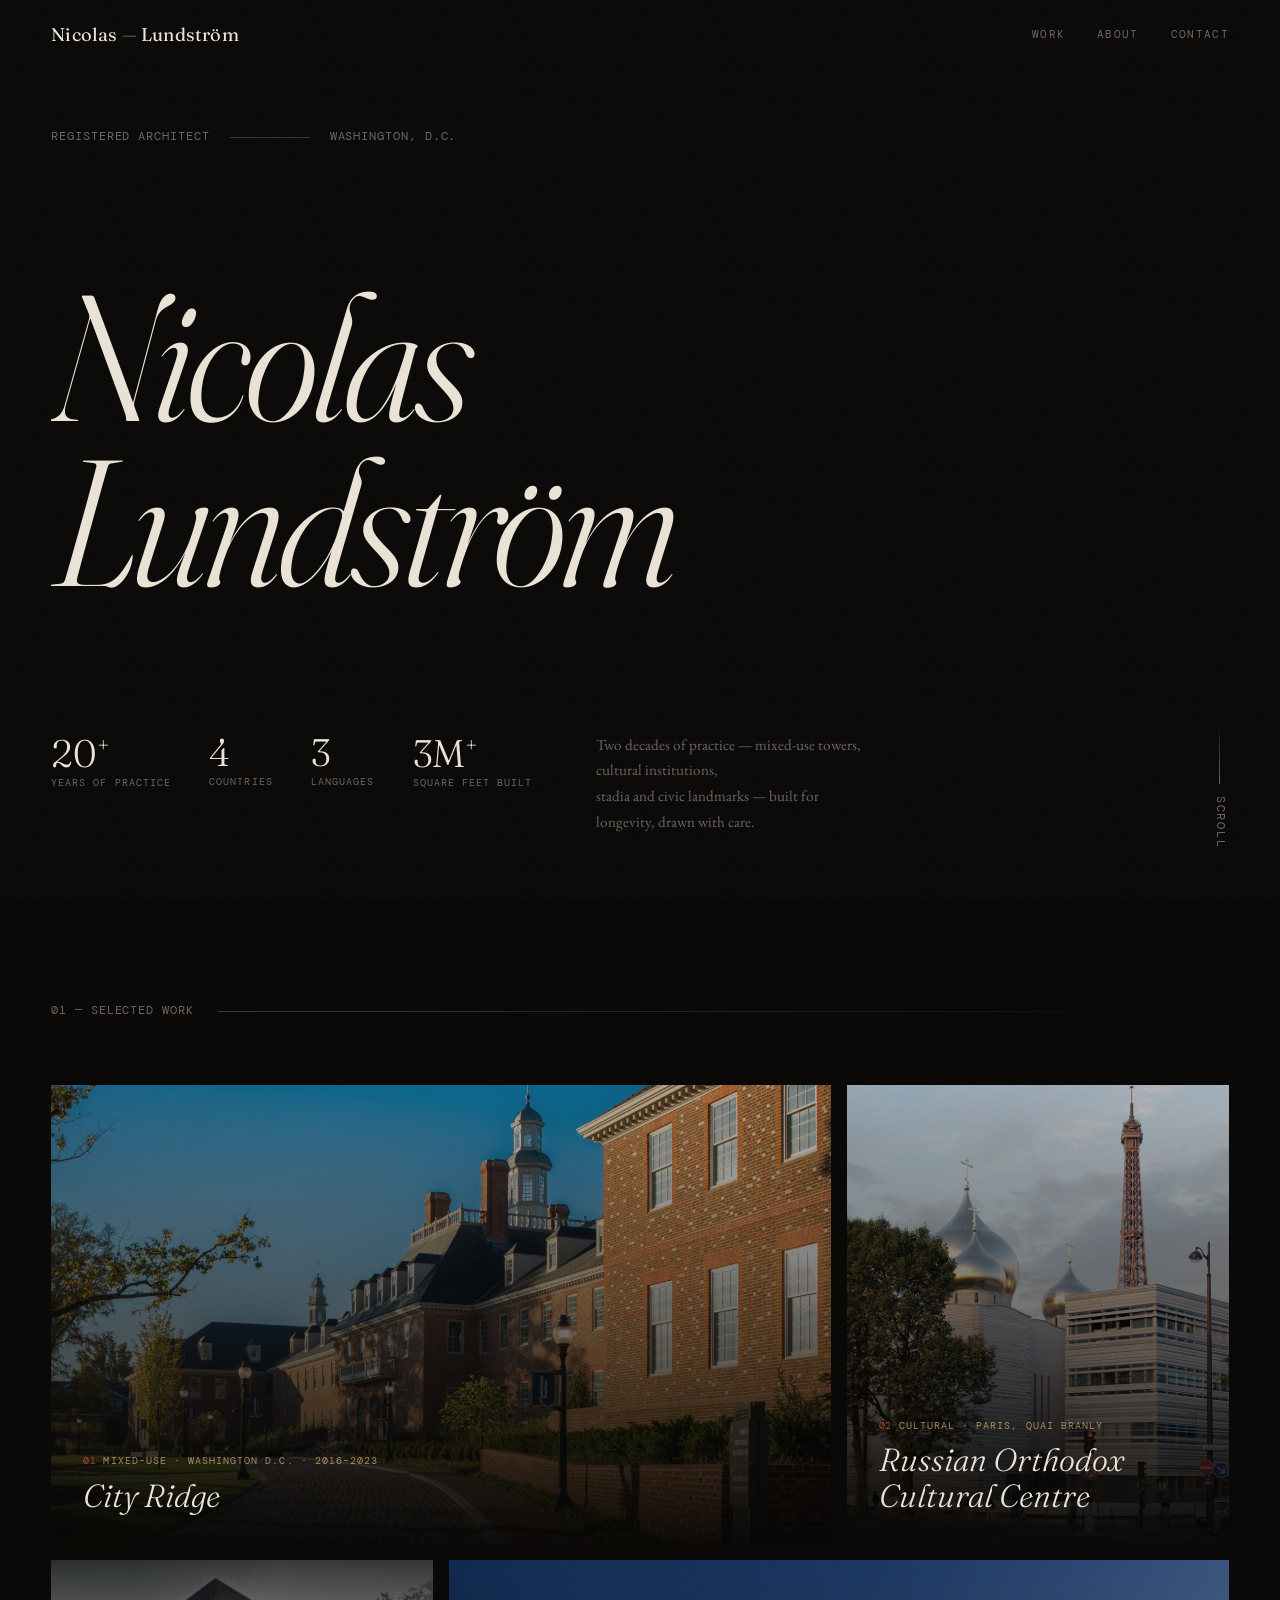
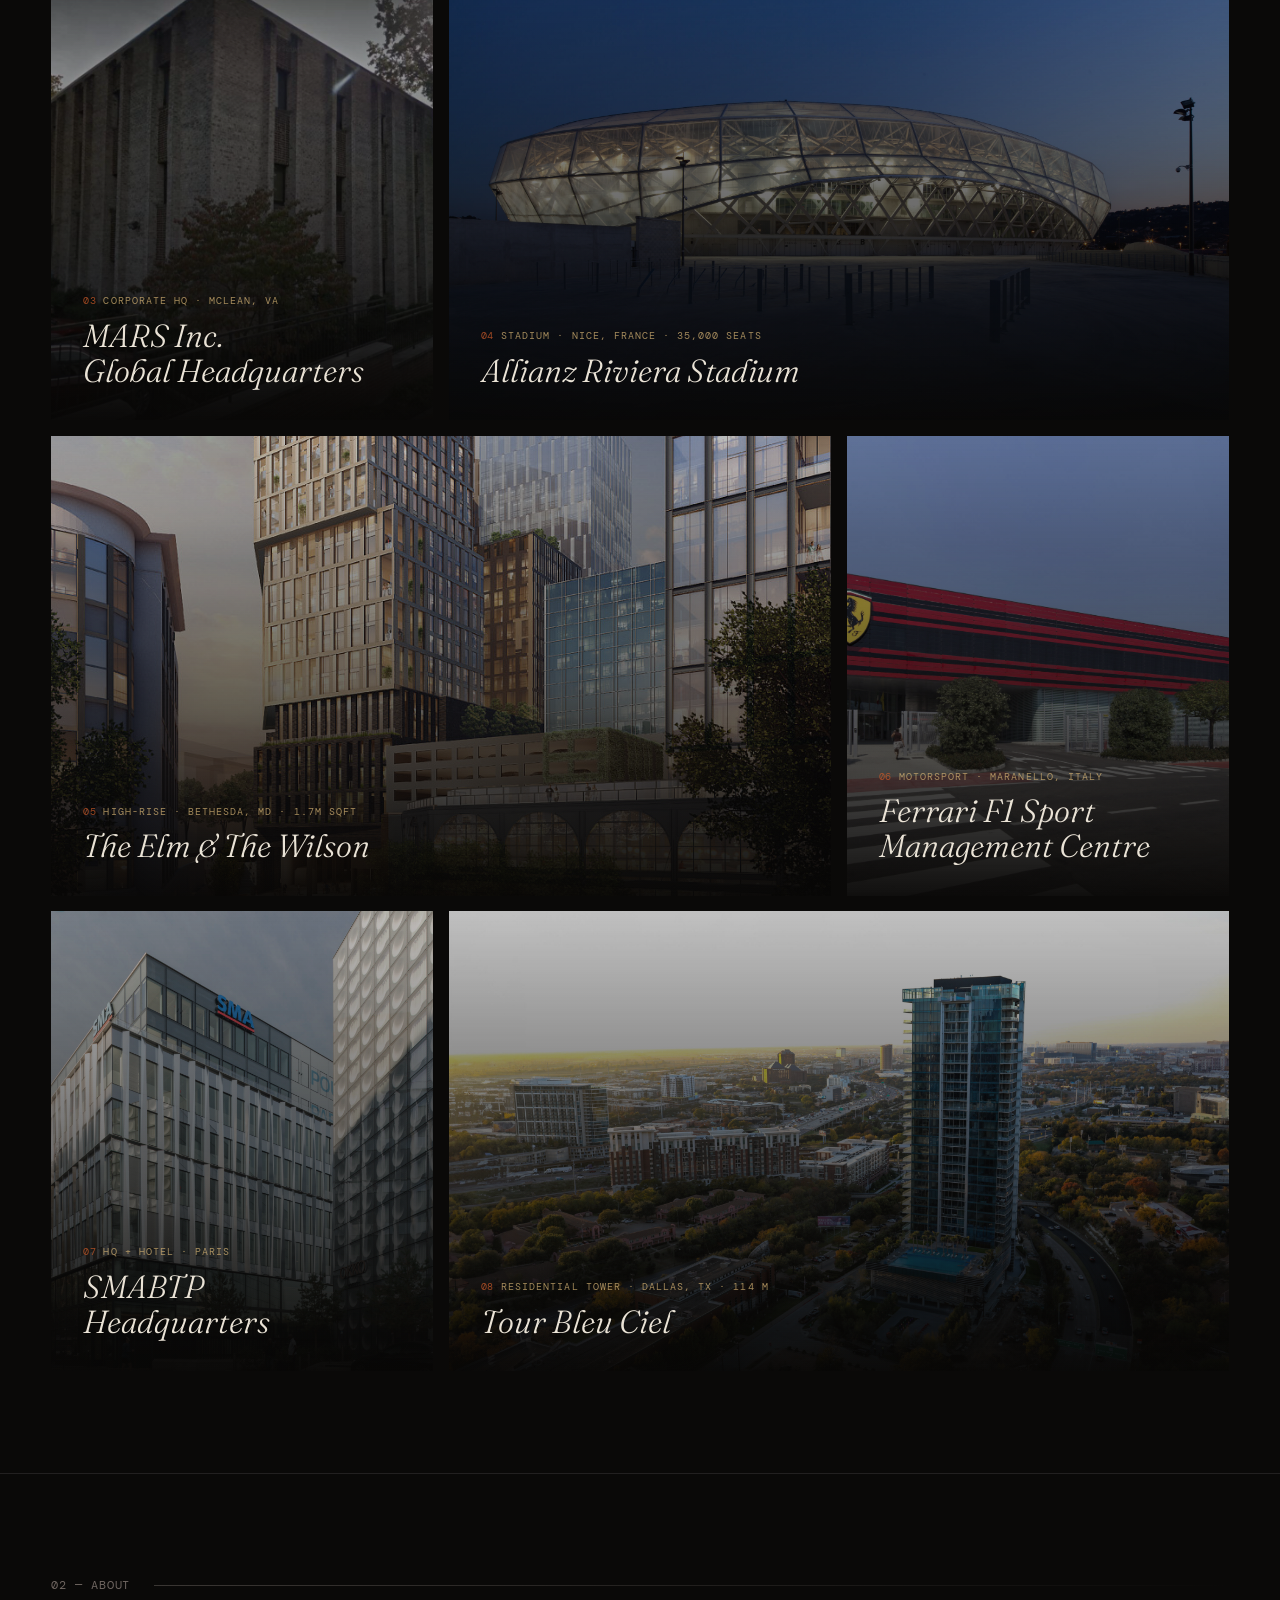
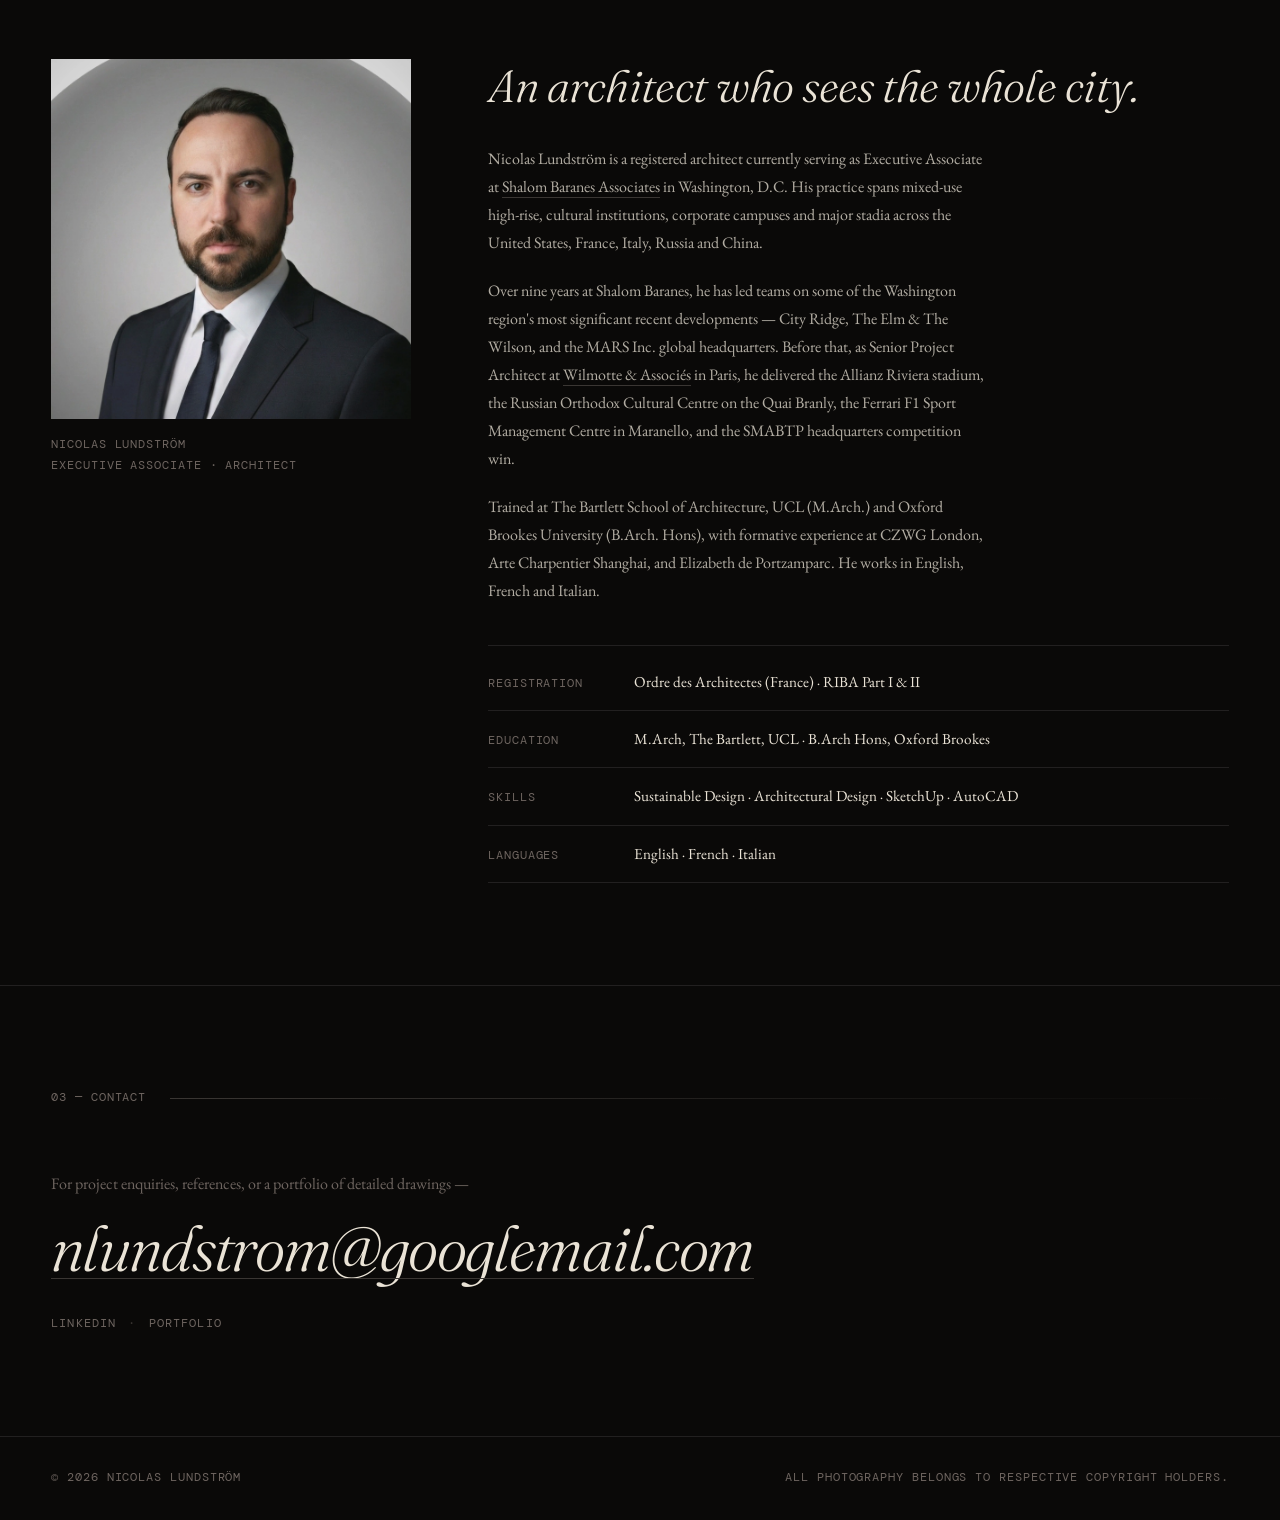
<file: index.html>
<!doctype html>
<html lang="en">
<head>
<meta charset="utf-8" />
<meta name="viewport" content="width=device-width,initial-scale=1" />
<title>Nicolas Lundström — Architect</title>
<meta name="description" content="Nicolas Lundström — Registered Architect. Selected works spanning Washington D.C., Paris, Nice, Maranello and Dallas." />
<link rel="preconnect" href="https://fonts.googleapis.com" />
<link rel="preconnect" href="https://fonts.gstatic.com" crossorigin />
<link href="https://fonts.googleapis.com/css2?family=Fraunces:ital,opsz,wght@0,9..144,300..900;1,9..144,300..900&family=EB+Garamond:ital,wght@0,400;0,500;1,400&family=DM+Mono:wght@300;400&display=swap" rel="stylesheet" />
<link rel="stylesheet" href="css/styles.css" />
</head>
<body>

<div class="grain"></div>

<header class="site-header" id="site-header">
  <a class="brand" href="index.html">Nicolas<span class="brand-sep"> — </span>Lundström</a>
  <nav>
    <a href="#work">Work</a>
    <a href="#about">About</a>
    <a href="#contact">Contact</a>
  </nav>
</header>

<section class="hero">
  <div class="hero-eyebrow">
    <span class="mono">Registered Architect</span>
    <span class="hero-divider"></span>
    <span class="mono">Washington, D.C.</span>
  </div>

  <h1 class="hero-name">
    <span class="line-wrap"><span class="line l1">Nicolas</span></span>
    <span class="line-wrap"><span class="line l2">Lundström</span></span>
  </h1>

  <div class="hero-footer">
    <div class="hero-stats">
      <div class="stat">
        <span class="stat-n">20<sup>+</sup></span>
        <span class="stat-l">Years of practice</span>
      </div>
      <div class="stat">
        <span class="stat-n">4</span>
        <span class="stat-l">Countries</span>
      </div>
      <div class="stat">
        <span class="stat-n">3</span>
        <span class="stat-l">Languages</span>
      </div>
      <div class="stat">
        <span class="stat-n">3M<sup>+</sup></span>
        <span class="stat-l">Square feet built</span>
      </div>
    </div>
    <p class="hero-desc">
      Two decades of practice — mixed-use towers, cultural institutions,<br/>
      stadia and civic landmarks — built for longevity, drawn with care.
    </p>
  </div>

  <a class="scroll-cue" href="#work" aria-label="View work">
    <span class="scroll-line"></span>
    <span class="mono">Scroll</span>
  </a>
</section>

<section id="work" class="work">
  <div class="section-label">
    <span class="mono">01 — Selected Work</span>
    <span class="rule-line"></span>
  </div>

  <div class="project-grid">

    <a class="pcard pcard--wide" href="projects/city-ridge.html" style="--img:url('../images/city-ridge.jpg')">
      <div class="pcard-img"></div>
      <div class="pcard-body">
        <p class="pcard-meta"><span class="mono">01</span> Mixed-Use · Washington D.C. · 2016–2023</p>
        <h3>City Ridge</h3>
        <p class="pcard-desc">1.8M sqft across nine buildings, 690 residences — team lead on three towers at the heart of Wisconsin Avenue's transformation.</p>
      </div>
    </a>

    <a class="pcard" href="projects/orthodox-center.html" style="--img:url('../images/orthodox.jpg')">
      <div class="pcard-img"></div>
      <div class="pcard-body">
        <p class="pcard-meta"><span class="mono">02</span> Cultural · Paris, Quai Branly</p>
        <h3>Russian Orthodox<br/>Cultural Centre</h3>
        <p class="pcard-desc">Cathedral, parish, school and cultural hall on the Seine — envelope and exterior works, concept through construction.</p>
      </div>
    </a>

    <a class="pcard" href="projects/mars-hq.html" style="--img:url('../images/mars-hq.jpg')">
      <div class="pcard-img"></div>
      <div class="pcard-body">
        <p class="pcard-meta"><span class="mono">03</span> Corporate HQ · McLean, VA</p>
        <h3>MARS Inc.<br/>Global Headquarters</h3>
        <p class="pcard-desc">Full SD through CA delivery of a flagship campus for one of the world's largest privately held companies.</p>
      </div>
    </a>

    <a class="pcard pcard--wide pcard--right" href="projects/allianz-riviera.html" style="--img:url('../images/allianz.jpg')">
      <div class="pcard-img"></div>
      <div class="pcard-body">
        <p class="pcard-meta"><span class="mono">04</span> Stadium · Nice, France · 35,000 seats</p>
        <h3>Allianz Riviera Stadium</h3>
        <p class="pcard-desc">Competition winner. Hybrid steel-and-glulam roof with ETFE cladding — full delivery from concept through construction site.</p>
      </div>
    </a>

    <a class="pcard pcard--wide" href="projects/elm-wilson.html" style="--img:url('../images/elm-wilson.jpg')">
      <div class="pcard-img"></div>
      <div class="pcard-body">
        <p class="pcard-meta"><span class="mono">05</span> High-Rise · Bethesda, MD · 1.7M sqft</p>
        <h3>The Elm &amp; The Wilson</h3>
        <p class="pcard-desc">Three 295-ft towers — residential, office and retail — over a shared podium integrated with the Purple Line Bethesda terminus.</p>
      </div>
    </a>

    <a class="pcard" href="projects/ferrari-f1.html" style="--img:url('../images/ferrari.jpg')">
      <div class="pcard-img"></div>
      <div class="pcard-body">
        <p class="pcard-meta"><span class="mono">06</span> Motorsport · Maranello, Italy</p>
        <h3>Ferrari F1 Sport<br/>Management Centre</h3>
        <p class="pcard-desc">A new nerve centre for the Scuderia — race strategy, engineering and hospitality under a precision-detailed envelope.</p>
      </div>
    </a>

    <a class="pcard" href="projects/smabtp.html" style="--img:url('../images/smabtp.jpg')">
      <div class="pcard-img"></div>
      <div class="pcard-body">
        <p class="pcard-meta"><span class="mono">07</span> HQ + Hotel · Paris</p>
        <h3>SMABTP<br/>Headquarters</h3>
        <p class="pcard-desc">Competition-winning HQ and hotel — BREEAM Very Good and LEED Gold, 39,000 m², from concept through permit.</p>
      </div>
    </a>

    <a class="pcard pcard--wide pcard--right" href="projects/tour-bleu-ciel.html" style="--img:url('../images/bleu-ciel.jpg')">
      <div class="pcard-img"></div>
      <div class="pcard-body">
        <p class="pcard-meta"><span class="mono">08</span> Residential Tower · Dallas, TX · 114 m</p>
        <h3>Tour Bleu Ciel</h3>
        <p class="pcard-desc">A 32-storey luxury tower in Harwood Village — 158 apartments draped across 7,500 m² of cascading planted terraces.</p>
      </div>
    </a>

  </div>
</section>

<section id="about" class="about reveal">
  <div class="section-label">
    <span class="mono">02 — About</span>
    <span class="rule-line"></span>
  </div>

  <div class="about-grid">
    <div class="about-portrait-wrap">
      <img src="images/nicolas-portrait.png" alt="Nicolas Lundström" class="about-portrait" loading="lazy" />
      <div class="about-portrait-caption mono">
        Nicolas Lundström<br/>Executive Associate · Architect
      </div>
    </div>

    <div class="about-copy">
      <h2>An architect who sees the whole city.</h2>
      <p>
        Nicolas Lundström is a registered architect currently serving as
        Executive Associate at <a href="https://www.sbaltd.com" target="_blank" rel="noopener">Shalom Baranes Associates</a>
        in Washington, D.C. His practice spans mixed-use high-rise, cultural
        institutions, corporate campuses and major stadia across the United
        States, France, Italy, Russia and China.
      </p>
      <p>
        Over nine years at Shalom Baranes, he has led teams on some of the
        Washington region's most significant recent developments — City Ridge,
        The Elm &amp; The Wilson, and the MARS Inc. global headquarters. Before
        that, as Senior Project Architect at <a href="https://www.wilmotte.com" target="_blank" rel="noopener">Wilmotte &amp; Associés</a>
        in Paris, he delivered the Allianz Riviera stadium, the Russian Orthodox
        Cultural Centre on the Quai Branly, the Ferrari F1 Sport Management
        Centre in Maranello, and the SMABTP headquarters competition win.
      </p>
      <p>
        Trained at The Bartlett School of Architecture, UCL (M.Arch.) and
        Oxford Brookes University (B.Arch. Hons), with formative experience
        at CZWG London, Arte Charpentier Shanghai, and Elizabeth de Portzamparc.
        He works in English, French and Italian.
      </p>

      <ul class="credentials">
        <li>
          <span class="mono cred-label">Registration</span>
          <span>Ordre des Architectes (France) · RIBA Part I &amp; II</span>
        </li>
        <li>
          <span class="mono cred-label">Education</span>
          <span>M.Arch, The Bartlett, UCL · B.Arch Hons, Oxford Brookes</span>
        </li>
        <li>
          <span class="mono cred-label">Skills</span>
          <span>Sustainable Design · Architectural Design · SketchUp · AutoCAD</span>
        </li>
        <li>
          <span class="mono cred-label">Languages</span>
          <span>English · French · Italian</span>
        </li>
      </ul>
    </div>
  </div>
</section>

<section id="contact" class="contact reveal">
  <div class="section-label">
    <span class="mono">03 — Contact</span>
    <span class="rule-line"></span>
  </div>

  <div class="contact-inner">
    <p class="contact-intro">For project enquiries, references, or a portfolio of detailed drawings —</p>
    <a class="contact-email" href="mailto:nlundstrom@googlemail.com">nlundstrom@<wbr/>googlemail.com</a>
    <div class="contact-links">
      <a href="https://www.linkedin.com/in/nicolas-lundstr%C3%B6m-a400a922/" target="_blank" rel="noopener">LinkedIn</a>
      <span class="dot">·</span>
      <a href="https://www.chaminukaestates.com/" target="_blank" rel="noopener">Portfolio</a>
    </div>
  </div>
</section>

<footer class="site-footer">
  <span class="mono">© <span id="yr"></span> Nicolas Lundström</span>
  <span class="mono muted">All photography belongs to respective copyright holders.</span>
</footer>

<script src="js/main.js"></script>
</body>
</html>
</file>
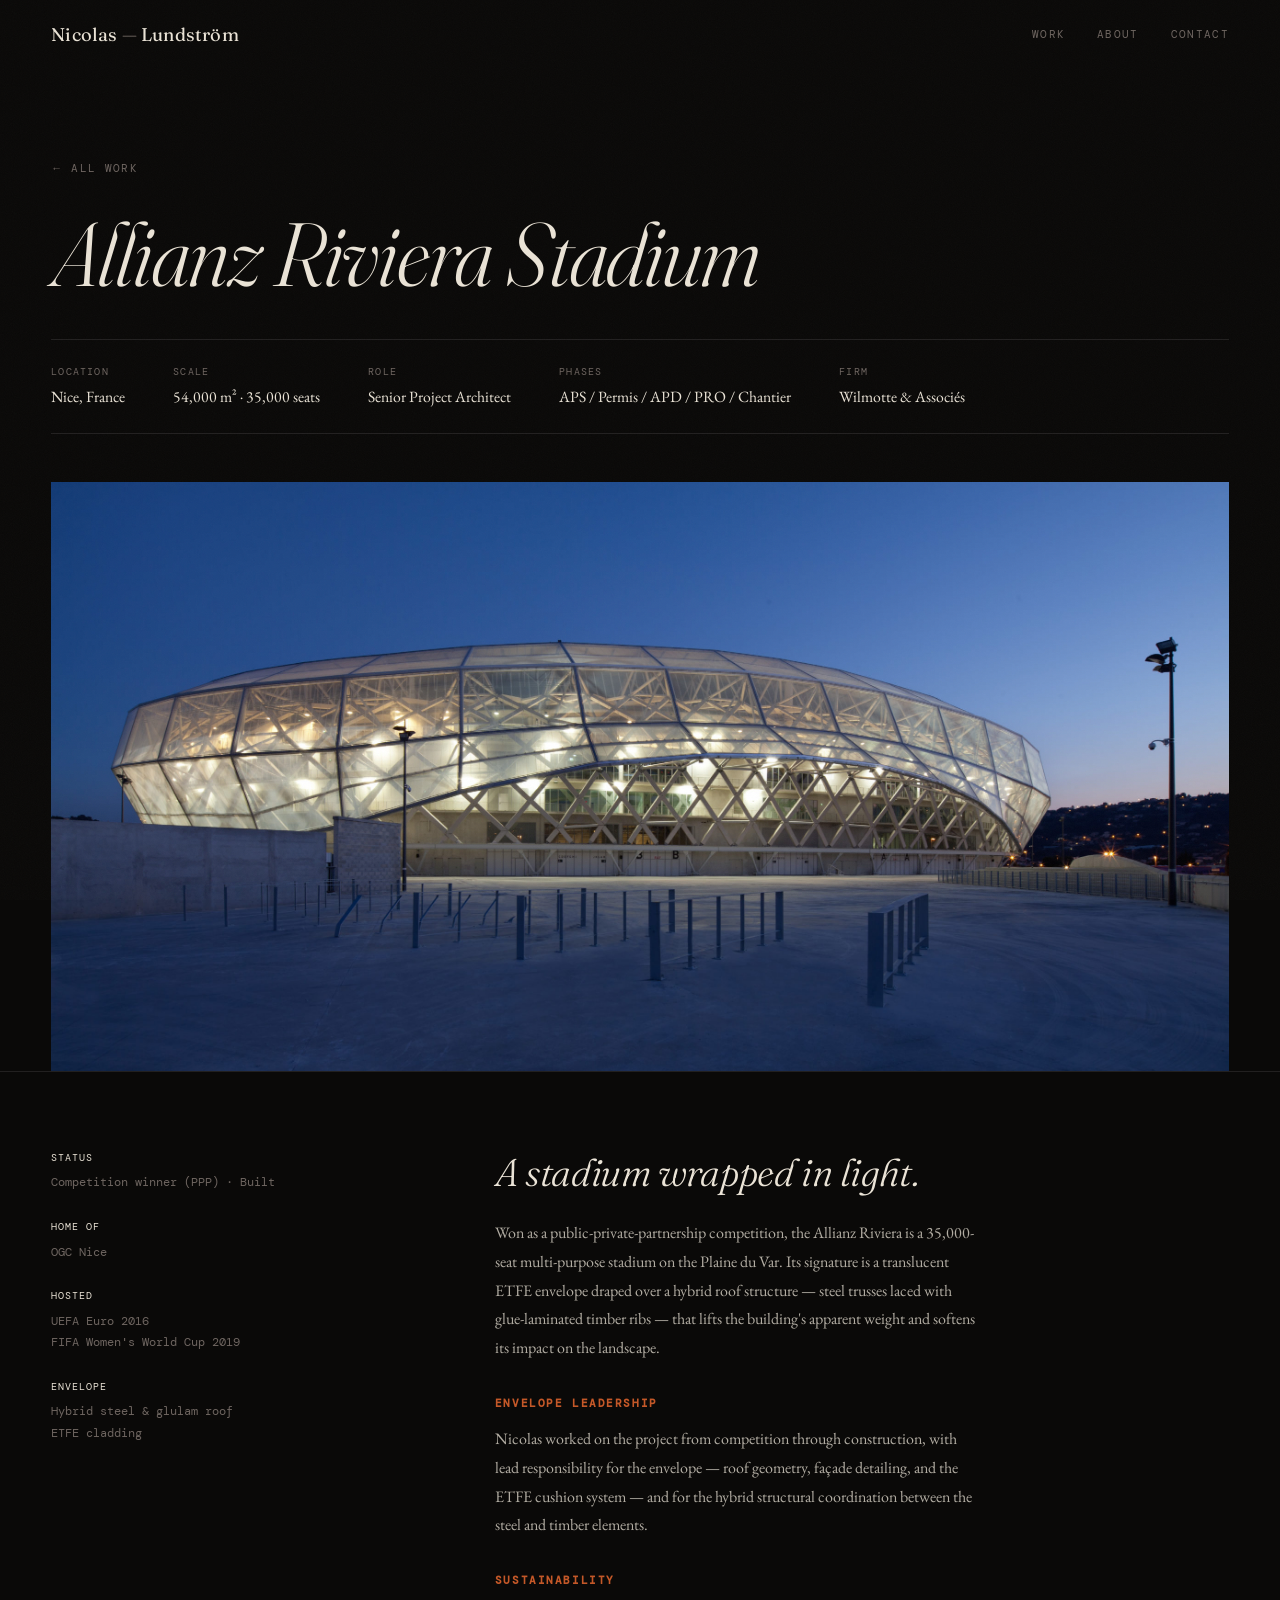
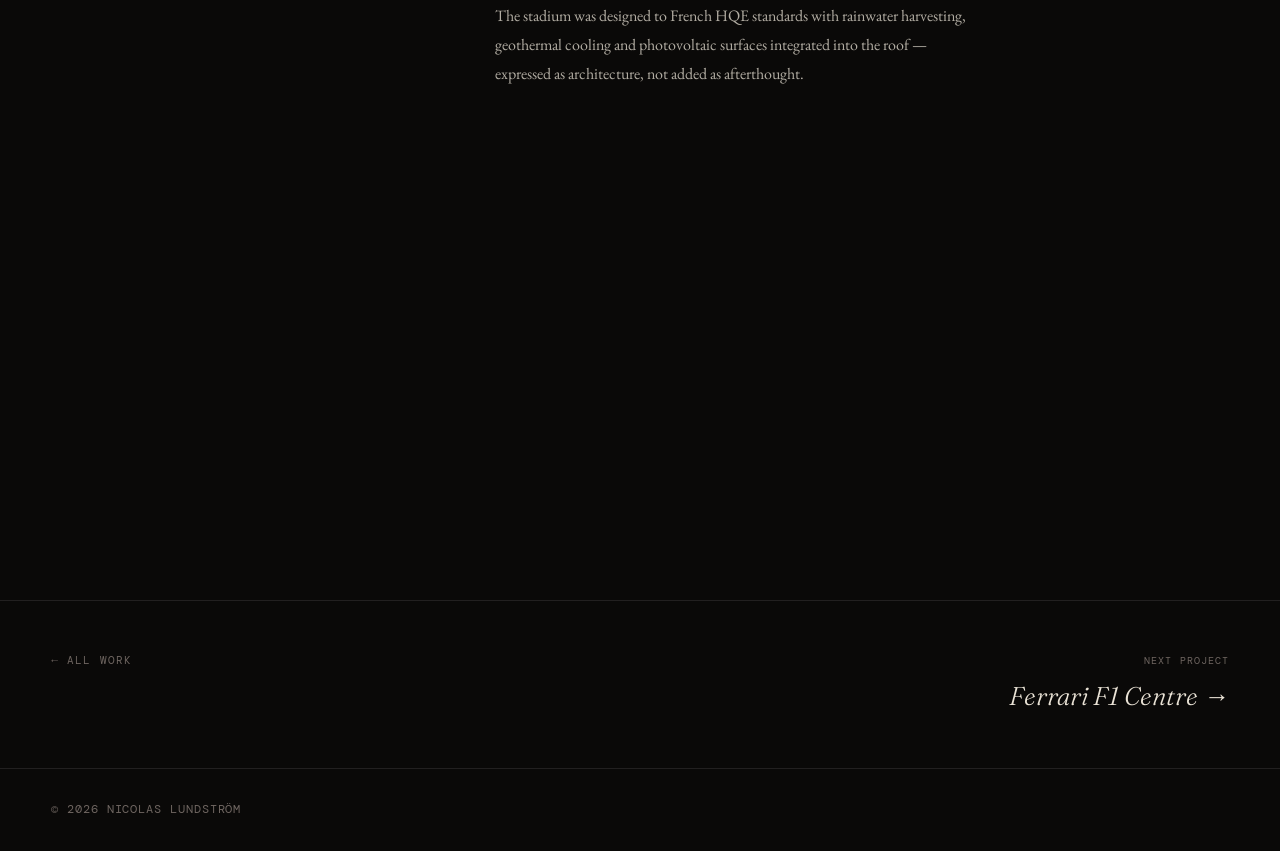
<file: projects/allianz-riviera.html>
<!doctype html>
<html lang="en">
<head>
<meta charset="utf-8" />
<meta name="viewport" content="width=device-width,initial-scale=1" />
<title>Allianz Riviera Stadium — Nicolas Lundström</title>
<link rel="preconnect" href="https://fonts.googleapis.com" />
<link rel="preconnect" href="https://fonts.gstatic.com" crossorigin />
<link href="https://fonts.googleapis.com/css2?family=Fraunces:ital,opsz,wght@0,9..144,300..900;1,9..144,300..900&family=EB+Garamond:ital,wght@0,400;0,500;1,400&family=DM+Mono:wght@300;400&display=swap" rel="stylesheet" />
<link rel="stylesheet" href="../css/styles.css" />
</head>
<body>
<div class="grain"></div>

<header class="site-header" id="site-header">
  <a class="brand" href="../index.html">Nicolas<span class="brand-sep"> — </span>Lundström</a>
  <nav>
    <a href="../index.html#work">Work</a>
    <a href="../index.html#about">About</a>
    <a href="../index.html#contact">Contact</a>
  </nav>
</header>

<section class="project-hero">
  <a class="back-link" href="../index.html#work">All Work</a>
  <h1>Allianz Riviera Stadium</h1>
  <div class="project-meta-bar">
    <div class="project-meta-item"><div class="label">Location</div><div class="value">Nice, France</div></div>
    <div class="project-meta-item"><div class="label">Scale</div><div class="value">54,000 m² · 35,000 seats</div></div>
    <div class="project-meta-item"><div class="label">Role</div><div class="value">Senior Project Architect</div></div>
    <div class="project-meta-item"><div class="label">Phases</div><div class="value">APS / Permis / APD / PRO / Chantier</div></div>
    <div class="project-meta-item"><div class="label">Firm</div><div class="value">Wilmotte &amp; Associés</div></div>
  </div>
</section>

<div class="project-cover">
  <img class="project-cover-img" src="../images/allianz.jpg" alt="Allianz Riviera Stadium, Nice" />
</div>

<div class="project-content">
  <aside class="project-sidebar">
    <div class="sib-group">
      <strong>Status</strong>
      Competition winner (PPP) · Built
    </div>
    <div class="sib-group">
      <strong>Home of</strong>
      OGC Nice
    </div>
    <div class="sib-group">
      <strong>Hosted</strong>
      UEFA Euro 2016<br/>FIFA Women's World Cup 2019
    </div>
    <div class="sib-group">
      <strong>Envelope</strong>
      Hybrid steel &amp; glulam roof<br/>ETFE cladding
    </div>
  </aside>

  <div class="project-text">
    <h2>A stadium wrapped in light.</h2>
    <p>
      Won as a public-private-partnership competition, the Allianz Riviera is a
      35,000-seat multi-purpose stadium on the Plaine du Var. Its signature
      is a translucent ETFE envelope draped over a hybrid roof structure —
      steel trusses laced with glue-laminated timber ribs — that lifts the
      building's apparent weight and softens its impact on the landscape.
    </p>
    <h3>Envelope Leadership</h3>
    <p>
      Nicolas worked on the project from competition through construction,
      with lead responsibility for the envelope — roof geometry, façade
      detailing, and the ETFE cushion system — and for the hybrid structural
      coordination between the steel and timber elements.
    </p>
    <h3>Sustainability</h3>
    <p>
      The stadium was designed to French HQE standards with rainwater harvesting,
      geothermal cooling and photovoltaic surfaces integrated into the roof —
      expressed as architecture, not added as afterthought.
    </p>
  </div>
</div>

<div class="project-gallery">
  <div class="gallery-img span2" style="background-image:url('https://picsum.photos/seed/allianz-g1/1600/700')"></div>
  <div class="gallery-img" style="background-image:url('https://picsum.photos/seed/allianz-g2/900/675')"></div>
</div>

<nav class="project-nav">
  <a class="all-link" href="../index.html#work">← All Work</a>
  <div class="next-link">
    <span class="next-label">Next Project</span>
    <a class="next-title" href="ferrari-f1.html">Ferrari F1 Centre →</a>
  </div>
</nav>

<footer class="site-footer">
  <span class="mono">© <span id="yr"></span> Nicolas Lundström</span>
</footer>
<script src="../js/main.js"></script>
</body>
</html>
</file>
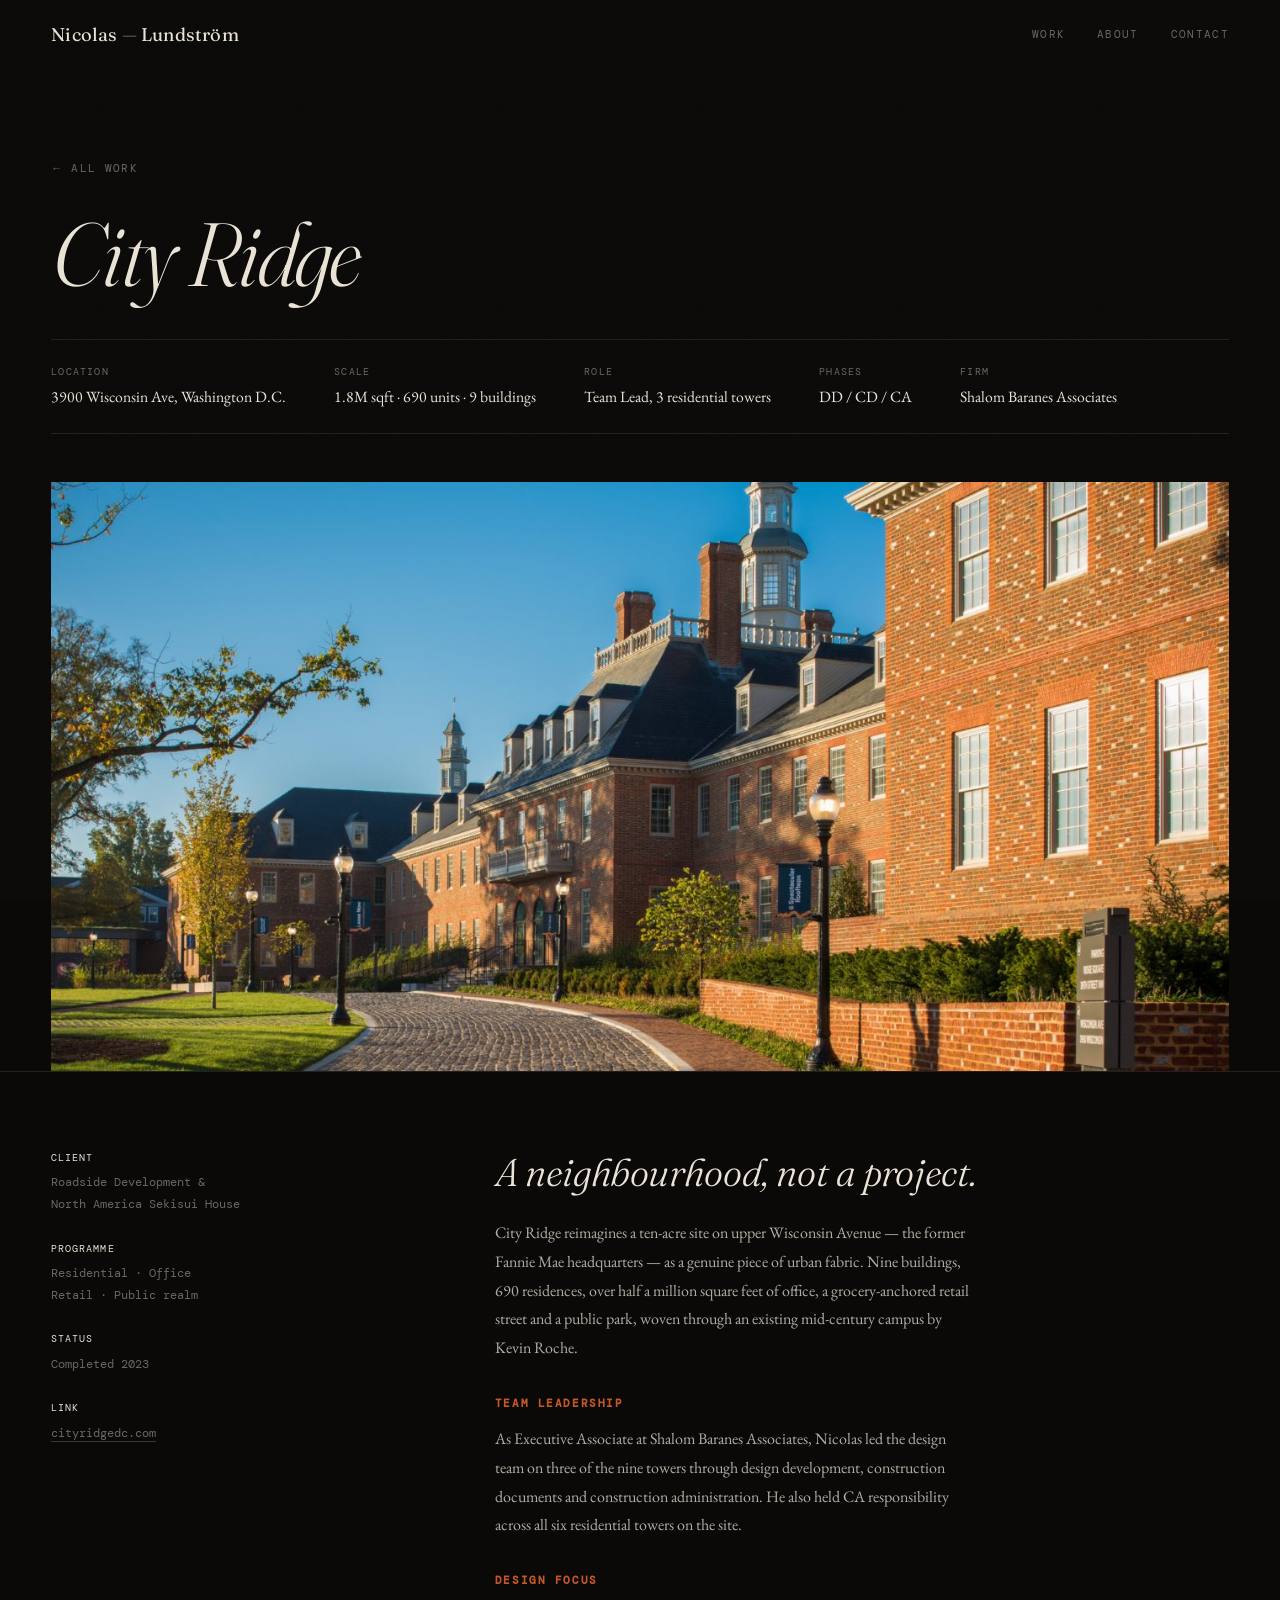
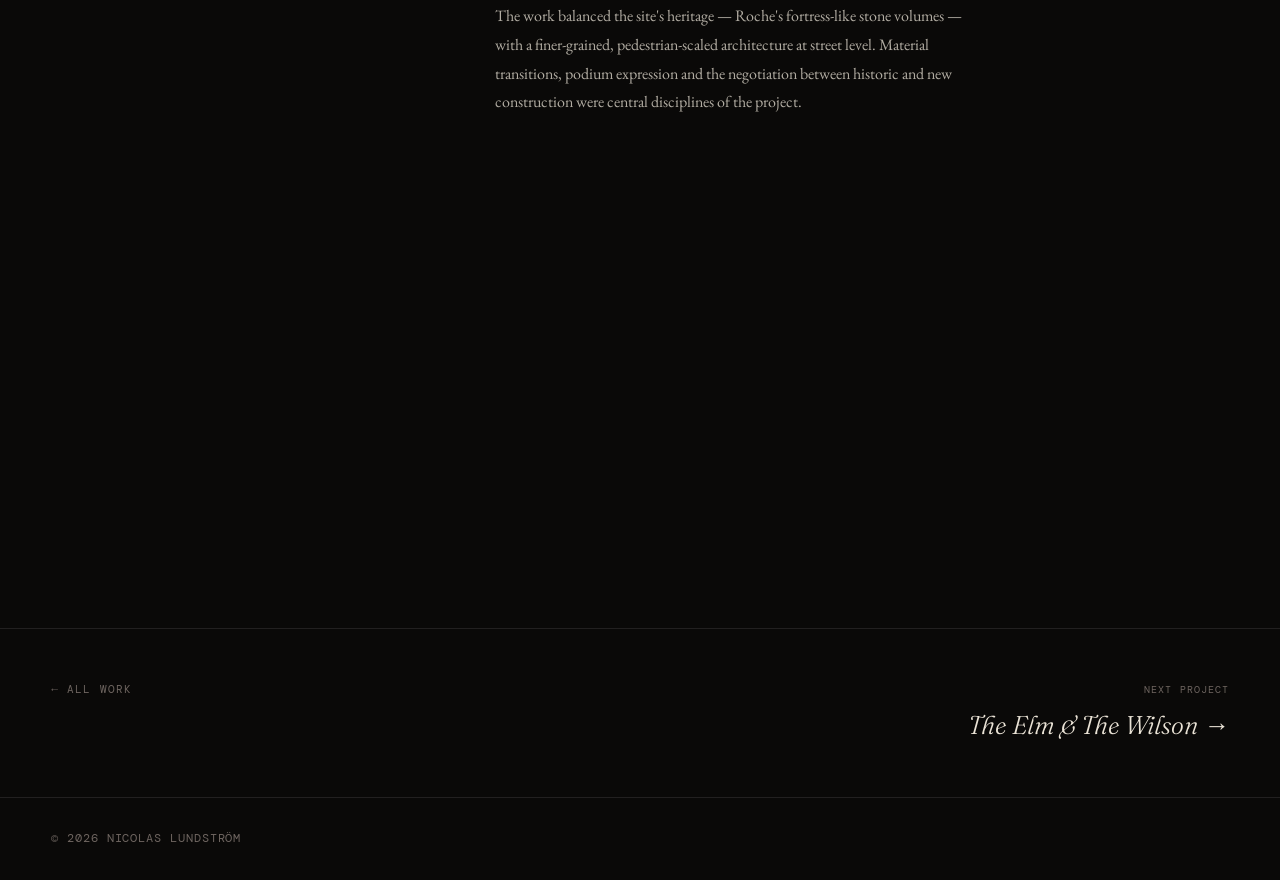
<file: projects/city-ridge.html>
<!doctype html>
<html lang="en">
<head>
<meta charset="utf-8" />
<meta name="viewport" content="width=device-width,initial-scale=1" />
<title>City Ridge — Nicolas Lundström</title>
<link rel="preconnect" href="https://fonts.googleapis.com" />
<link rel="preconnect" href="https://fonts.gstatic.com" crossorigin />
<link href="https://fonts.googleapis.com/css2?family=Fraunces:ital,opsz,wght@0,9..144,300..900;1,9..144,300..900&family=EB+Garamond:ital,wght@0,400;0,500;1,400&family=DM+Mono:wght@300;400&display=swap" rel="stylesheet" />
<link rel="stylesheet" href="../css/styles.css" />
</head>
<body>
<div class="grain"></div>

<header class="site-header" id="site-header">
  <a class="brand" href="../index.html">Nicolas<span class="brand-sep"> — </span>Lundström</a>
  <nav>
    <a href="../index.html#work">Work</a>
    <a href="../index.html#about">About</a>
    <a href="../index.html#contact">Contact</a>
  </nav>
</header>

<section class="project-hero">
  <a class="back-link" href="../index.html#work">All Work</a>
  <h1>City Ridge</h1>
  <div class="project-meta-bar">
    <div class="project-meta-item"><div class="label">Location</div><div class="value">3900 Wisconsin Ave, Washington D.C.</div></div>
    <div class="project-meta-item"><div class="label">Scale</div><div class="value">1.8M sqft · 690 units · 9 buildings</div></div>
    <div class="project-meta-item"><div class="label">Role</div><div class="value">Team Lead, 3 residential towers</div></div>
    <div class="project-meta-item"><div class="label">Phases</div><div class="value">DD / CD / CA</div></div>
    <div class="project-meta-item"><div class="label">Firm</div><div class="value">Shalom Baranes Associates</div></div>
  </div>
</section>

<div class="project-cover">
  <img class="project-cover-img" src="../images/city-ridge.jpg" alt="City Ridge, Washington D.C." />
</div>

<div class="project-content">
  <aside class="project-sidebar">
    <div class="sib-group">
      <strong>Client</strong>
      Roadside Development &amp;<br/>North America Sekisui House
    </div>
    <div class="sib-group">
      <strong>Programme</strong>
      Residential · Office<br/>Retail · Public realm
    </div>
    <div class="sib-group">
      <strong>Status</strong>
      Completed 2023
    </div>
    <div class="sib-group">
      <strong>Link</strong>
      <a href="https://www.cityridgedc.com" target="_blank" rel="noopener">cityridgedc.com</a>
    </div>
  </aside>

  <div class="project-text">
    <h2>A neighbourhood, not a project.</h2>
    <p>
      City Ridge reimagines a ten-acre site on upper Wisconsin Avenue — the former
      Fannie Mae headquarters — as a genuine piece of urban fabric. Nine buildings,
      690 residences, over half a million square feet of office, a grocery-anchored
      retail street and a public park, woven through an existing mid-century campus
      by Kevin Roche.
    </p>
    <h3>Team Leadership</h3>
    <p>
      As Executive Associate at Shalom Baranes Associates, Nicolas led the design
      team on three of the nine towers through design development, construction
      documents and construction administration. He also held CA responsibility
      across all six residential towers on the site.
    </p>
    <h3>Design Focus</h3>
    <p>
      The work balanced the site's heritage — Roche's fortress-like stone volumes —
      with a finer-grained, pedestrian-scaled architecture at street level.
      Material transitions, podium expression and the negotiation between historic
      and new construction were central disciplines of the project.
    </p>
  </div>
</div>

<div class="project-gallery">
  <div class="gallery-img span2" style="background-image:url('https://picsum.photos/seed/cityridge-g1/1600/700')"></div>
  <div class="gallery-img" style="background-image:url('https://picsum.photos/seed/cityridge-g2/900/675')"></div>
</div>

<nav class="project-nav">
  <a class="all-link" href="../index.html#work">← All Work</a>
  <div class="next-link">
    <span class="next-label">Next Project</span>
    <a class="next-title" href="elm-wilson.html">The Elm &amp; The Wilson →</a>
  </div>
</nav>

<footer class="site-footer">
  <span class="mono">© <span id="yr"></span> Nicolas Lundström</span>
</footer>
<script src="../js/main.js"></script>
</body>
</html>
</file>
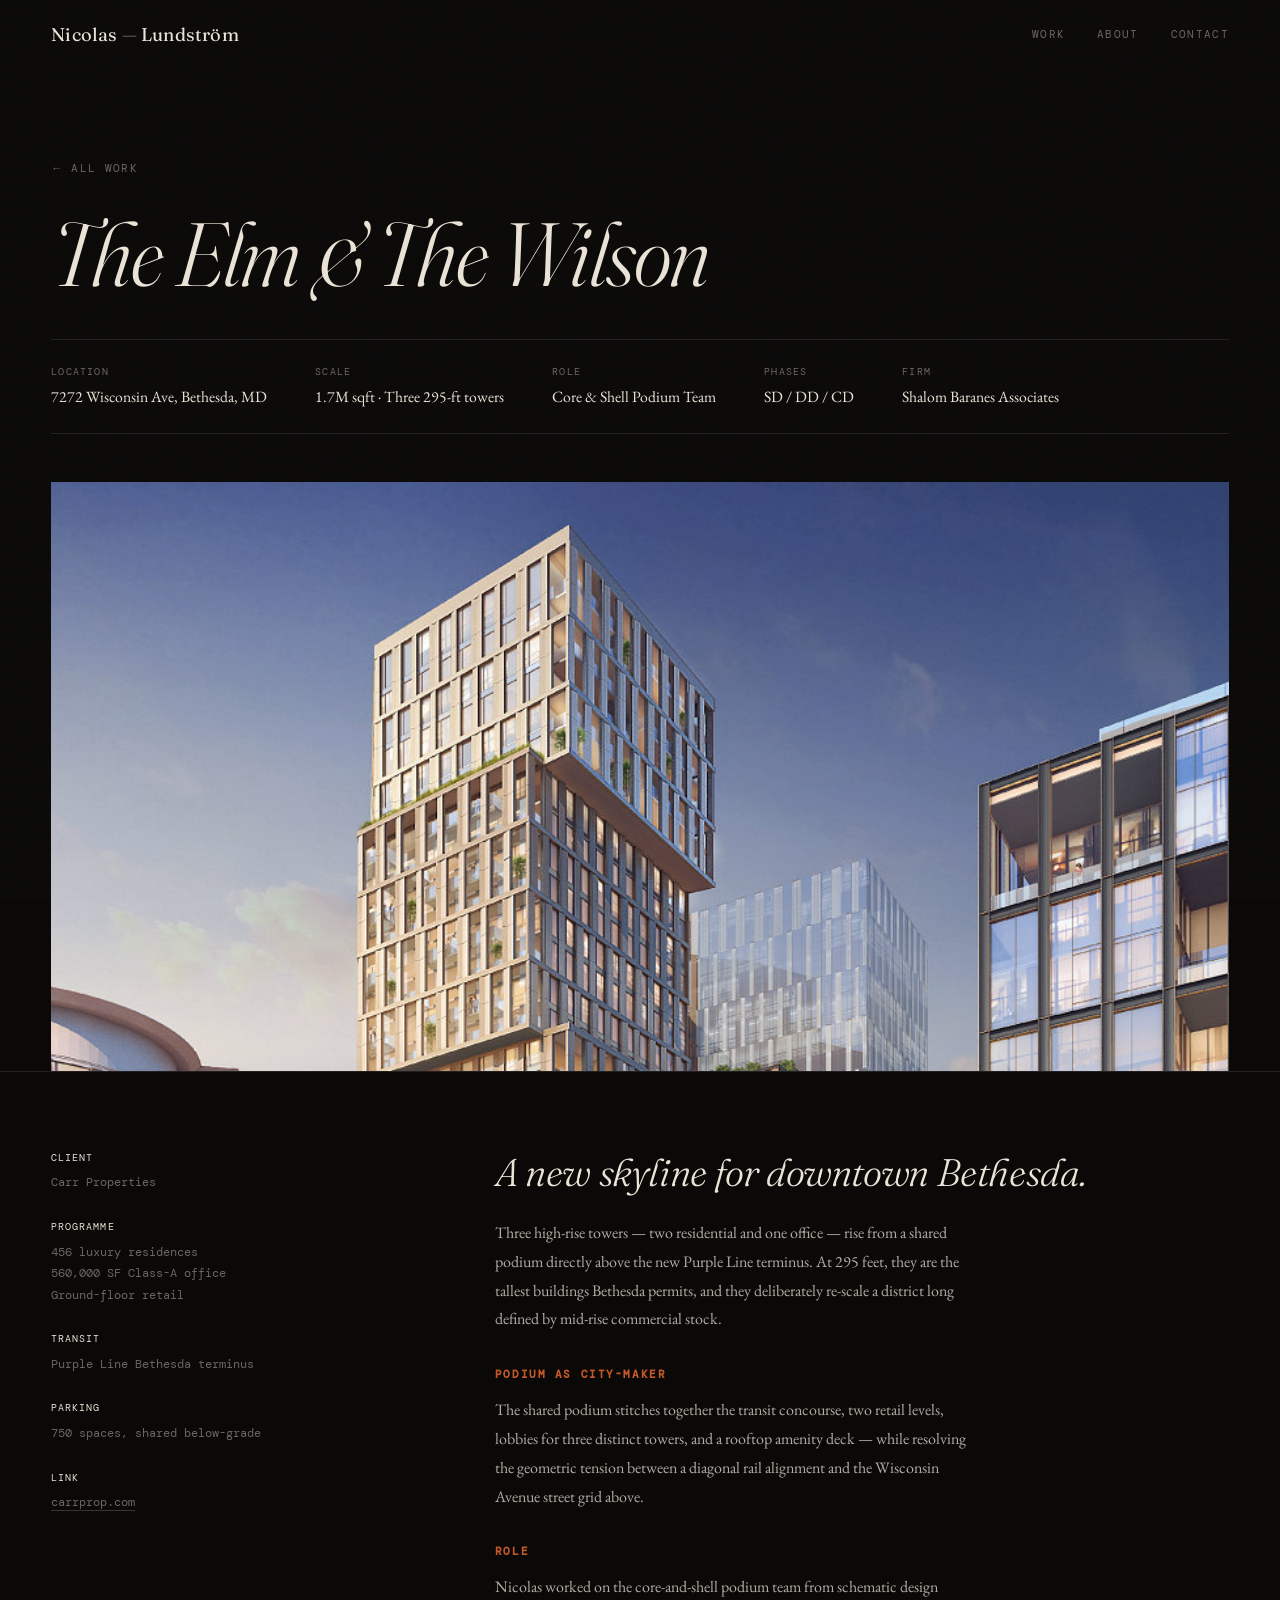
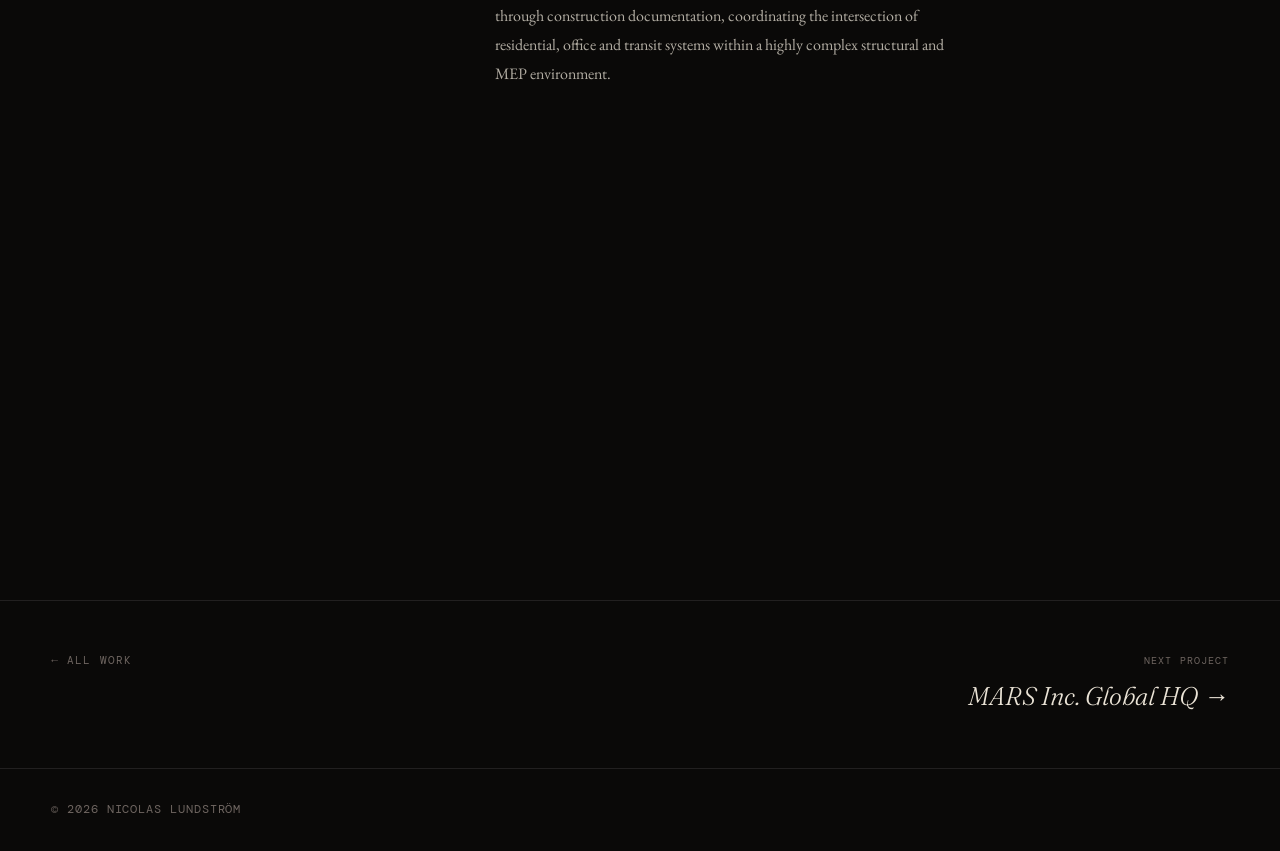
<file: projects/elm-wilson.html>
<!doctype html>
<html lang="en">
<head>
<meta charset="utf-8" />
<meta name="viewport" content="width=device-width,initial-scale=1" />
<title>The Elm & The Wilson — Nicolas Lundström</title>
<link rel="preconnect" href="https://fonts.googleapis.com" />
<link rel="preconnect" href="https://fonts.gstatic.com" crossorigin />
<link href="https://fonts.googleapis.com/css2?family=Fraunces:ital,opsz,wght@0,9..144,300..900;1,9..144,300..900&family=EB+Garamond:ital,wght@0,400;0,500;1,400&family=DM+Mono:wght@300;400&display=swap" rel="stylesheet" />
<link rel="stylesheet" href="../css/styles.css" />
</head>
<body>
<div class="grain"></div>

<header class="site-header" id="site-header">
  <a class="brand" href="../index.html">Nicolas<span class="brand-sep"> — </span>Lundström</a>
  <nav>
    <a href="../index.html#work">Work</a>
    <a href="../index.html#about">About</a>
    <a href="../index.html#contact">Contact</a>
  </nav>
</header>

<section class="project-hero">
  <a class="back-link" href="../index.html#work">All Work</a>
  <h1>The Elm &amp; The Wilson</h1>
  <div class="project-meta-bar">
    <div class="project-meta-item"><div class="label">Location</div><div class="value">7272 Wisconsin Ave, Bethesda, MD</div></div>
    <div class="project-meta-item"><div class="label">Scale</div><div class="value">1.7M sqft · Three 295-ft towers</div></div>
    <div class="project-meta-item"><div class="label">Role</div><div class="value">Core &amp; Shell Podium Team</div></div>
    <div class="project-meta-item"><div class="label">Phases</div><div class="value">SD / DD / CD</div></div>
    <div class="project-meta-item"><div class="label">Firm</div><div class="value">Shalom Baranes Associates</div></div>
  </div>
</section>

<div class="project-cover">
  <img class="project-cover-img" src="../images/elm-wilson.jpg" alt="The Elm and The Wilson, Bethesda" style="object-position: top;" />
</div>

<div class="project-content">
  <aside class="project-sidebar">
    <div class="sib-group">
      <strong>Client</strong>
      Carr Properties
    </div>
    <div class="sib-group">
      <strong>Programme</strong>
      456 luxury residences<br/>560,000 SF Class-A office<br/>Ground-floor retail
    </div>
    <div class="sib-group">
      <strong>Transit</strong>
      Purple Line Bethesda terminus
    </div>
    <div class="sib-group">
      <strong>Parking</strong>
      750 spaces, shared below-grade
    </div>
    <div class="sib-group">
      <strong>Link</strong>
      <a href="https://www.carrprop.com/properties/the-wilson-and-the-elm/" target="_blank" rel="noopener">carrprop.com</a>
    </div>
  </aside>

  <div class="project-text">
    <h2>A new skyline for downtown Bethesda.</h2>
    <p>
      Three high-rise towers — two residential and one office — rise from a shared
      podium directly above the new Purple Line terminus. At 295 feet, they are
      the tallest buildings Bethesda permits, and they deliberately re-scale a
      district long defined by mid-rise commercial stock.
    </p>
    <h3>Podium as City-Maker</h3>
    <p>
      The shared podium stitches together the transit concourse, two retail levels,
      lobbies for three distinct towers, and a rooftop amenity deck — while
      resolving the geometric tension between a diagonal rail alignment and the
      Wisconsin Avenue street grid above.
    </p>
    <h3>Role</h3>
    <p>
      Nicolas worked on the core-and-shell podium team from schematic design through
      construction documentation, coordinating the intersection of residential, office
      and transit systems within a highly complex structural and MEP environment.
    </p>
  </div>
</div>

<div class="project-gallery">
  <div class="gallery-img span2" style="background-image:url('https://picsum.photos/seed/elmwilson-g1/1600/700')"></div>
  <div class="gallery-img" style="background-image:url('https://picsum.photos/seed/elmwilson-g2/900/675')"></div>
</div>

<nav class="project-nav">
  <a class="all-link" href="../index.html#work">← All Work</a>
  <div class="next-link">
    <span class="next-label">Next Project</span>
    <a class="next-title" href="mars-hq.html">MARS Inc. Global HQ →</a>
  </div>
</nav>

<footer class="site-footer">
  <span class="mono">© <span id="yr"></span> Nicolas Lundström</span>
</footer>
<script src="../js/main.js"></script>
</body>
</html>
</file>
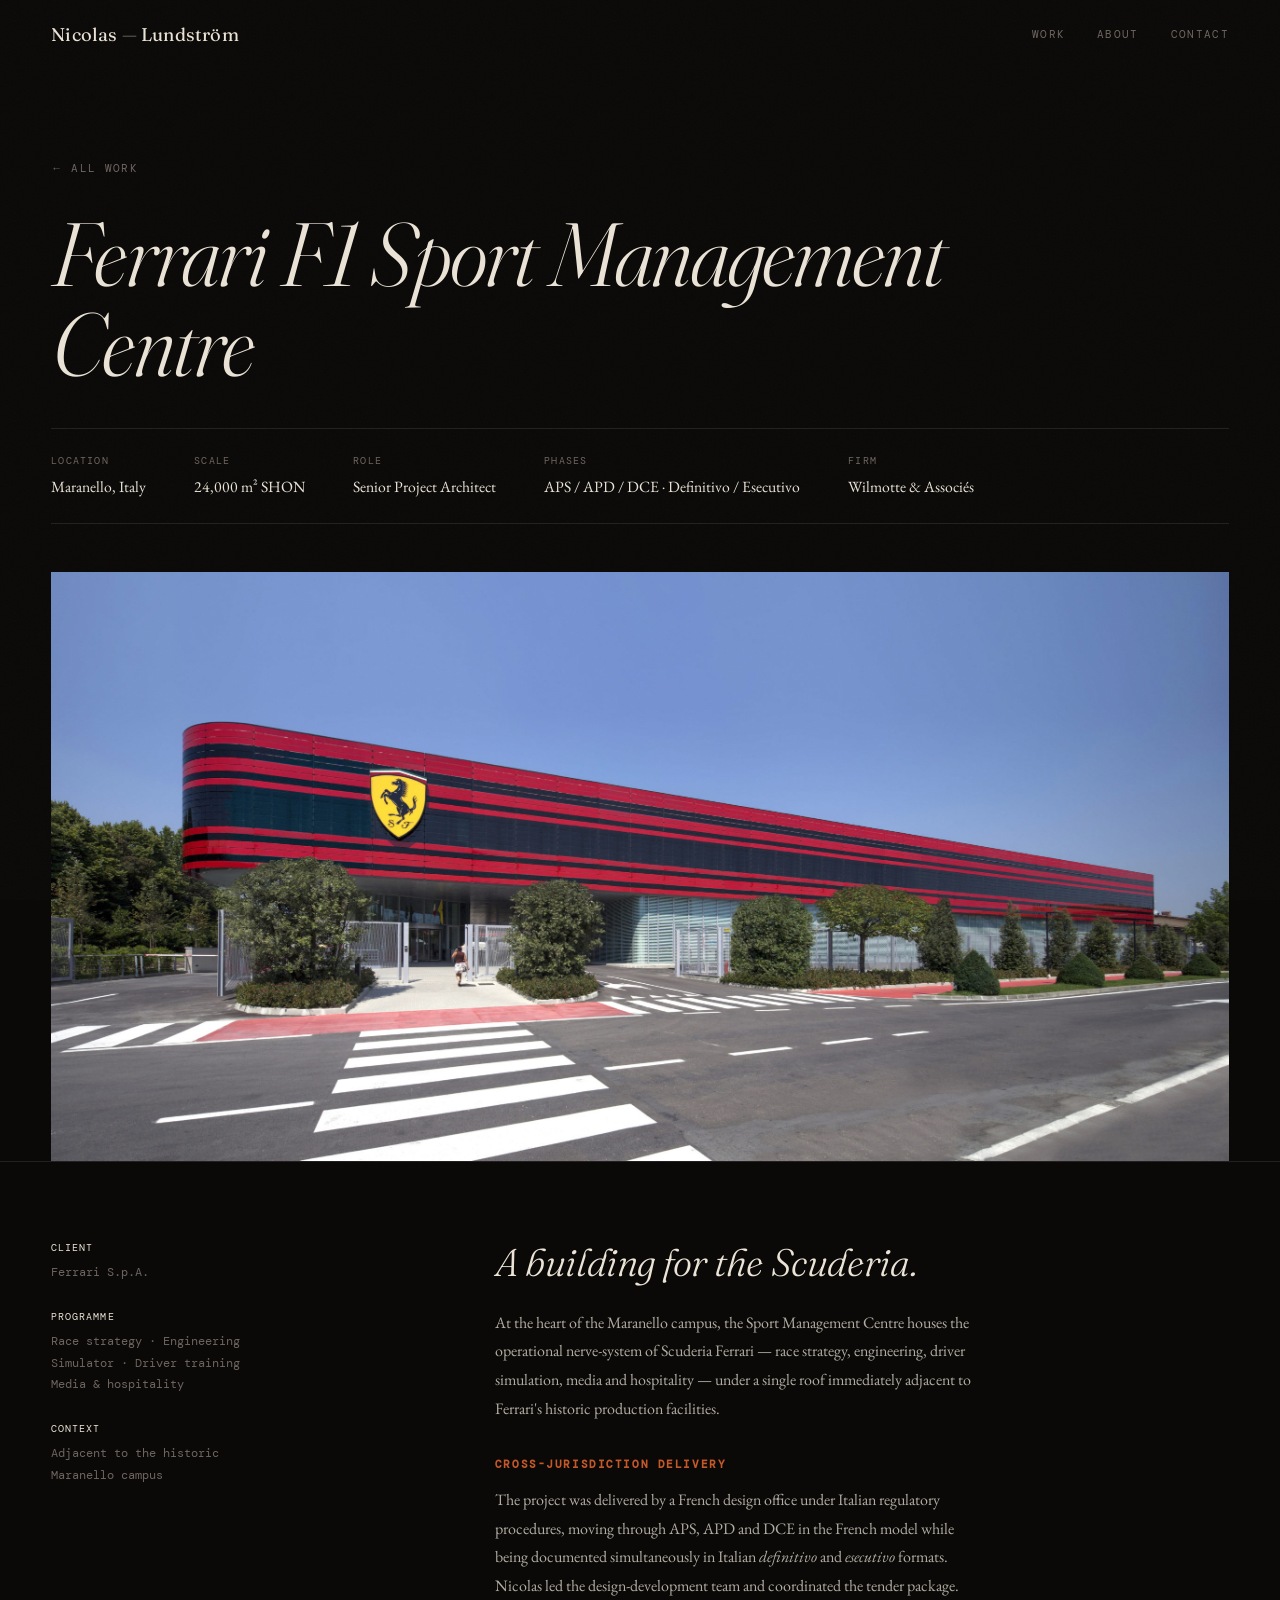
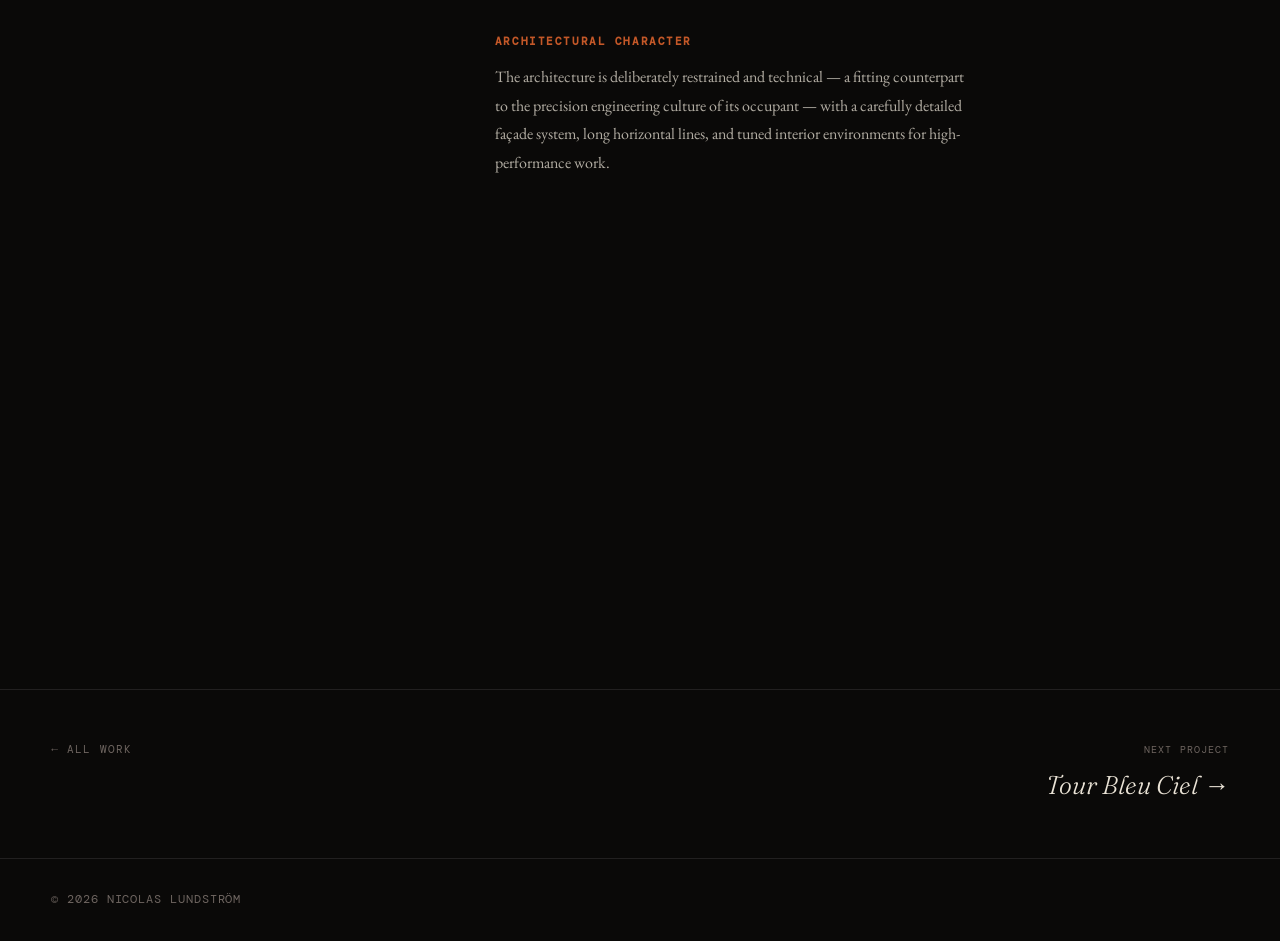
<file: projects/ferrari-f1.html>
<!doctype html>
<html lang="en">
<head>
<meta charset="utf-8" />
<meta name="viewport" content="width=device-width,initial-scale=1" />
<title>Ferrari F1 Sport Management Centre — Nicolas Lundström</title>
<link rel="preconnect" href="https://fonts.googleapis.com" />
<link rel="preconnect" href="https://fonts.gstatic.com" crossorigin />
<link href="https://fonts.googleapis.com/css2?family=Fraunces:ital,opsz,wght@0,9..144,300..900;1,9..144,300..900&family=EB+Garamond:ital,wght@0,400;0,500;1,400&family=DM+Mono:wght@300;400&display=swap" rel="stylesheet" />
<link rel="stylesheet" href="../css/styles.css" />
</head>
<body>
<div class="grain"></div>

<header class="site-header" id="site-header">
  <a class="brand" href="../index.html">Nicolas<span class="brand-sep"> — </span>Lundström</a>
  <nav>
    <a href="../index.html#work">Work</a>
    <a href="../index.html#about">About</a>
    <a href="../index.html#contact">Contact</a>
  </nav>
</header>

<section class="project-hero">
  <a class="back-link" href="../index.html#work">All Work</a>
  <h1>Ferrari F1 Sport Management Centre</h1>
  <div class="project-meta-bar">
    <div class="project-meta-item"><div class="label">Location</div><div class="value">Maranello, Italy</div></div>
    <div class="project-meta-item"><div class="label">Scale</div><div class="value">24,000 m² SHON</div></div>
    <div class="project-meta-item"><div class="label">Role</div><div class="value">Senior Project Architect</div></div>
    <div class="project-meta-item"><div class="label">Phases</div><div class="value">APS / APD / DCE · Definitivo / Esecutivo</div></div>
    <div class="project-meta-item"><div class="label">Firm</div><div class="value">Wilmotte &amp; Associés</div></div>
  </div>
</section>

<div class="project-cover">
  <img class="project-cover-img" src="../images/ferrari.jpg" alt="Ferrari F1 Sport Management Centre, Maranello" />
</div>

<div class="project-content">
  <aside class="project-sidebar">
    <div class="sib-group">
      <strong>Client</strong>
      Ferrari S.p.A.
    </div>
    <div class="sib-group">
      <strong>Programme</strong>
      Race strategy · Engineering<br/>Simulator · Driver training<br/>Media &amp; hospitality
    </div>
    <div class="sib-group">
      <strong>Context</strong>
      Adjacent to the historic<br/>Maranello campus
    </div>
  </aside>

  <div class="project-text">
    <h2>A building for the Scuderia.</h2>
    <p>
      At the heart of the Maranello campus, the Sport Management Centre houses
      the operational nerve-system of Scuderia Ferrari — race strategy, engineering,
      driver simulation, media and hospitality — under a single roof immediately
      adjacent to Ferrari's historic production facilities.
    </p>
    <h3>Cross-Jurisdiction Delivery</h3>
    <p>
      The project was delivered by a French design office under Italian regulatory
      procedures, moving through APS, APD and DCE in the French model while being
      documented simultaneously in Italian <em>definitivo</em> and
      <em>esecutivo</em> formats. Nicolas led the design-development team and
      coordinated the tender package.
    </p>
    <h3>Architectural Character</h3>
    <p>
      The architecture is deliberately restrained and technical — a fitting
      counterpart to the precision engineering culture of its occupant — with a
      carefully detailed façade system, long horizontal lines, and tuned interior
      environments for high-performance work.
    </p>
  </div>
</div>

<div class="project-gallery">
  <div class="gallery-img span2" style="background-image:url('https://picsum.photos/seed/ferrari-g1/1600/700')"></div>
  <div class="gallery-img" style="background-image:url('https://picsum.photos/seed/ferrari-g2/900/675')"></div>
</div>

<nav class="project-nav">
  <a class="all-link" href="../index.html#work">← All Work</a>
  <div class="next-link">
    <span class="next-label">Next Project</span>
    <a class="next-title" href="tour-bleu-ciel.html">Tour Bleu Ciel →</a>
  </div>
</nav>

<footer class="site-footer">
  <span class="mono">© <span id="yr"></span> Nicolas Lundström</span>
</footer>
<script src="../js/main.js"></script>
</body>
</html>
</file>
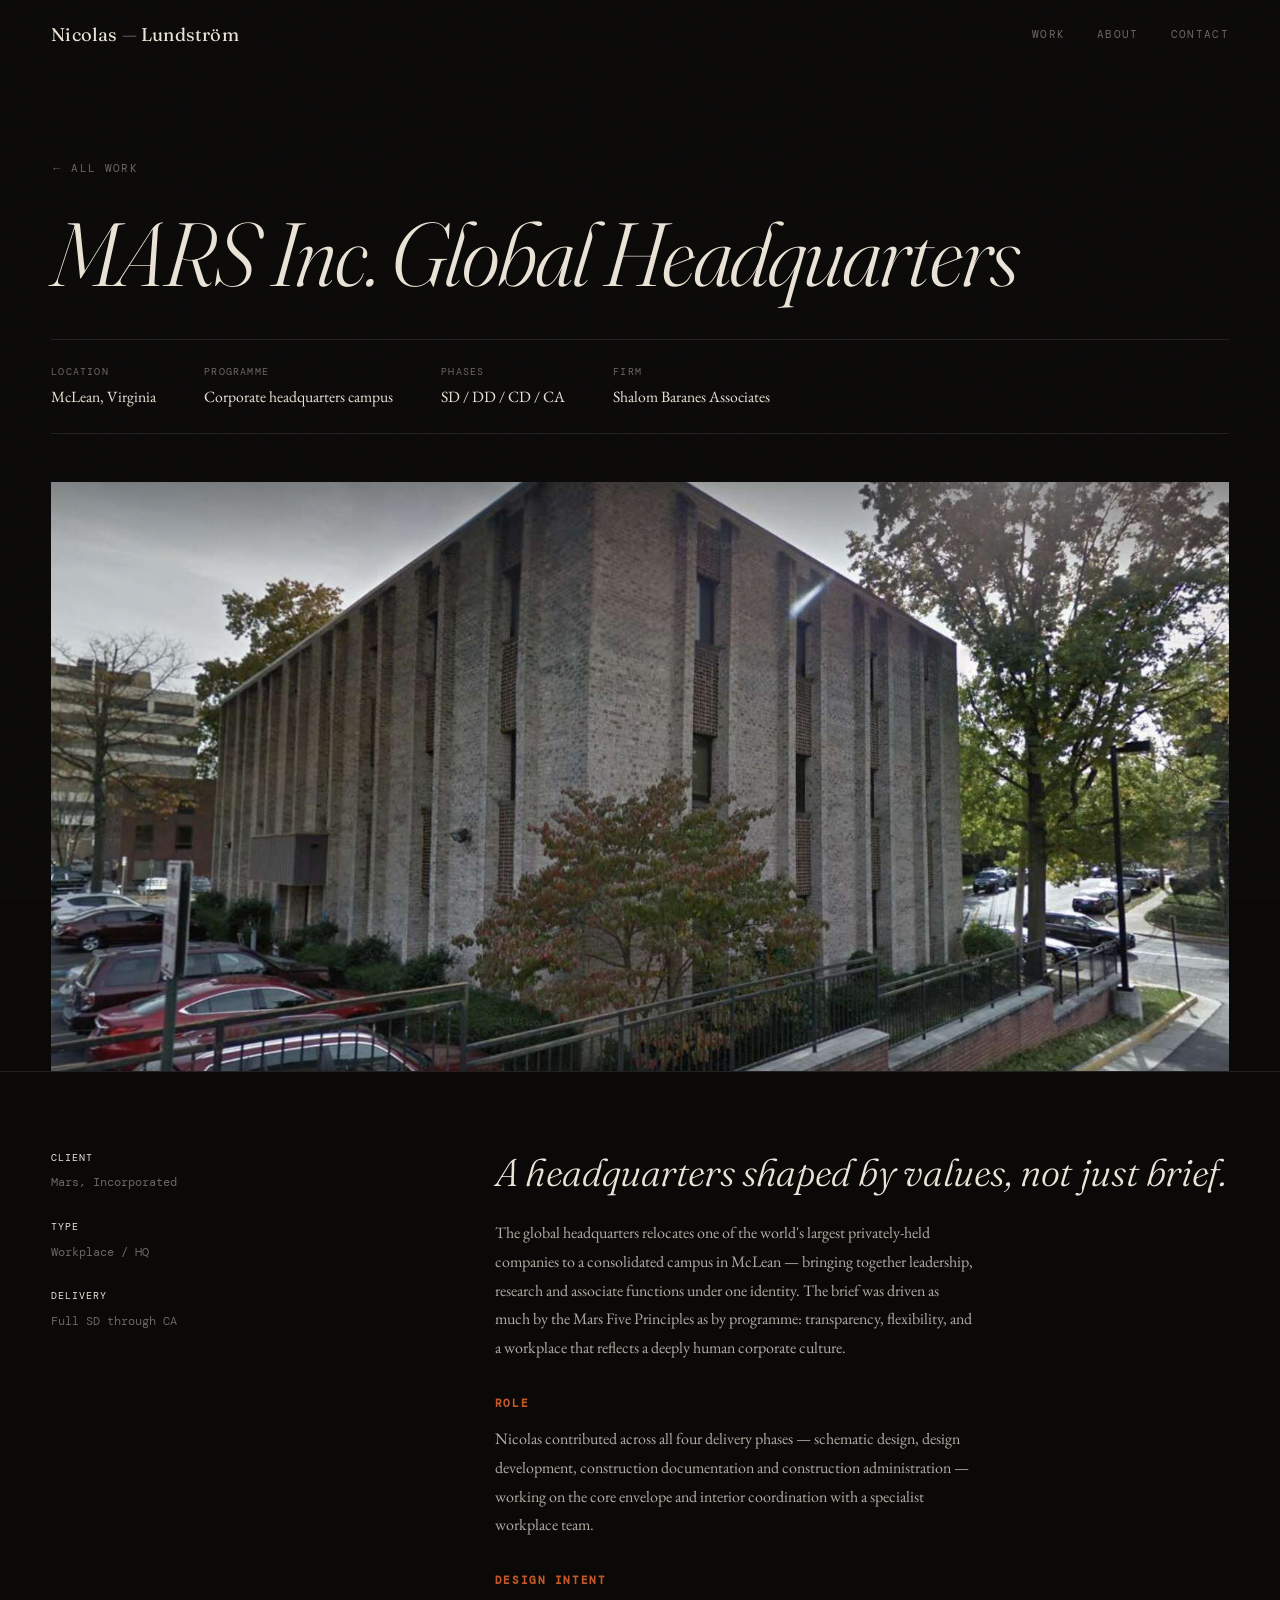
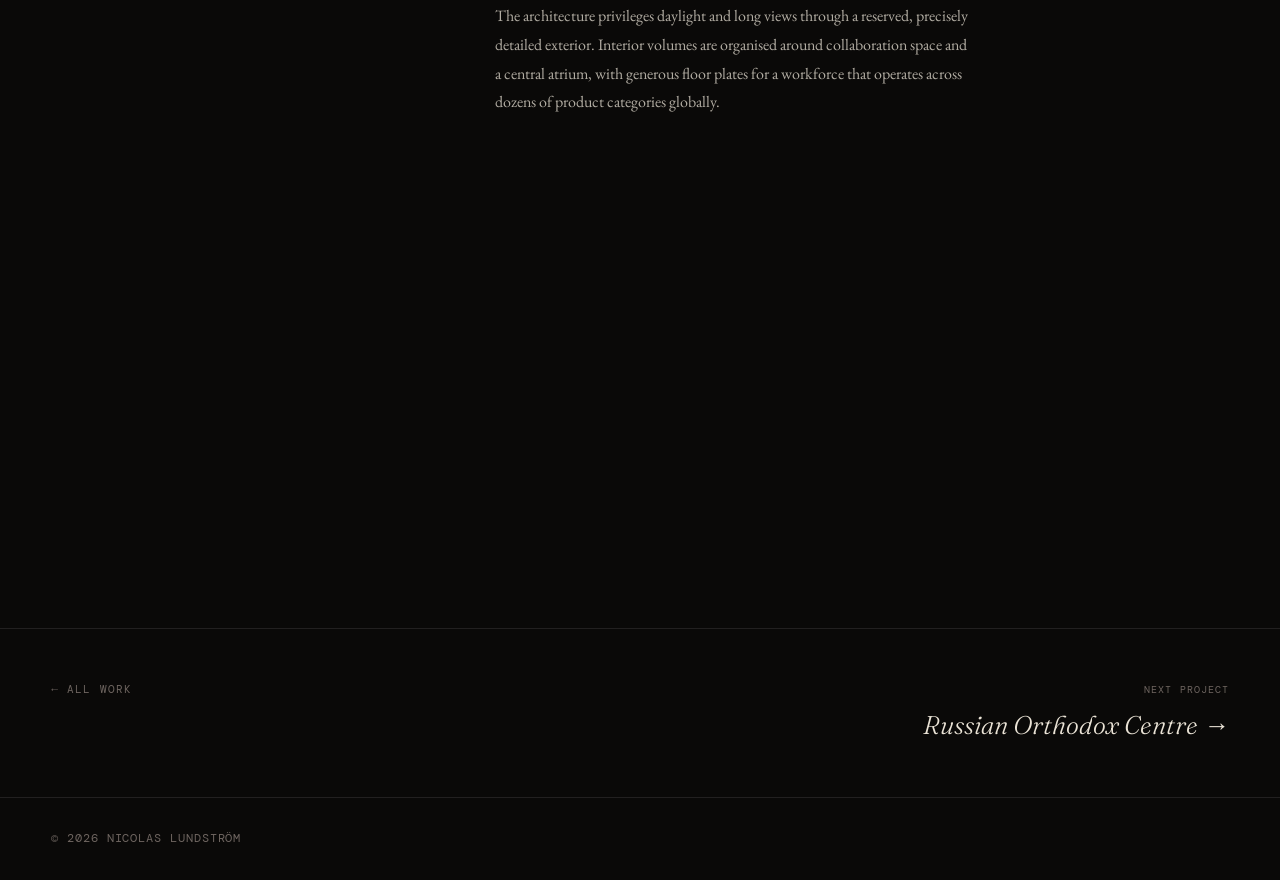
<file: projects/mars-hq.html>
<!doctype html>
<html lang="en">
<head>
<meta charset="utf-8" />
<meta name="viewport" content="width=device-width,initial-scale=1" />
<title>MARS Inc. Global Headquarters — Nicolas Lundström</title>
<link rel="preconnect" href="https://fonts.googleapis.com" />
<link rel="preconnect" href="https://fonts.gstatic.com" crossorigin />
<link href="https://fonts.googleapis.com/css2?family=Fraunces:ital,opsz,wght@0,9..144,300..900;1,9..144,300..900&family=EB+Garamond:ital,wght@0,400;0,500;1,400&family=DM+Mono:wght@300;400&display=swap" rel="stylesheet" />
<link rel="stylesheet" href="../css/styles.css" />
</head>
<body>
<div class="grain"></div>

<header class="site-header" id="site-header">
  <a class="brand" href="../index.html">Nicolas<span class="brand-sep"> — </span>Lundström</a>
  <nav>
    <a href="../index.html#work">Work</a>
    <a href="../index.html#about">About</a>
    <a href="../index.html#contact">Contact</a>
  </nav>
</header>

<section class="project-hero">
  <a class="back-link" href="../index.html#work">All Work</a>
  <h1>MARS Inc. Global Headquarters</h1>
  <div class="project-meta-bar">
    <div class="project-meta-item"><div class="label">Location</div><div class="value">McLean, Virginia</div></div>
    <div class="project-meta-item"><div class="label">Programme</div><div class="value">Corporate headquarters campus</div></div>
    <div class="project-meta-item"><div class="label">Phases</div><div class="value">SD / DD / CD / CA</div></div>
    <div class="project-meta-item"><div class="label">Firm</div><div class="value">Shalom Baranes Associates</div></div>
  </div>
</section>

<div class="project-cover">
  <img class="project-cover-img" src="../images/mars-hq.jpg" alt="MARS Inc. Global Headquarters, McLean Virginia" />
</div>

<div class="project-content">
  <aside class="project-sidebar">
    <div class="sib-group">
      <strong>Client</strong>
      Mars, Incorporated
    </div>
    <div class="sib-group">
      <strong>Type</strong>
      Workplace / HQ
    </div>
    <div class="sib-group">
      <strong>Delivery</strong>
      Full SD through CA
    </div>
  </aside>

  <div class="project-text">
    <h2>A headquarters shaped by values, not just brief.</h2>
    <p>
      The global headquarters relocates one of the world's largest privately-held
      companies to a consolidated campus in McLean — bringing together leadership,
      research and associate functions under one identity. The brief was driven
      as much by the Mars Five Principles as by programme: transparency, flexibility,
      and a workplace that reflects a deeply human corporate culture.
    </p>
    <h3>Role</h3>
    <p>
      Nicolas contributed across all four delivery phases — schematic design,
      design development, construction documentation and construction administration —
      working on the core envelope and interior coordination with a specialist
      workplace team.
    </p>
    <h3>Design Intent</h3>
    <p>
      The architecture privileges daylight and long views through a reserved,
      precisely detailed exterior. Interior volumes are organised around
      collaboration space and a central atrium, with generous floor plates
      for a workforce that operates across dozens of product categories globally.
    </p>
  </div>
</div>

<div class="project-gallery">
  <div class="gallery-img span2" style="background-image:url('https://picsum.photos/seed/mars-g1/1600/700')"></div>
  <div class="gallery-img" style="background-image:url('https://picsum.photos/seed/mars-g2/900/675')"></div>
</div>

<nav class="project-nav">
  <a class="all-link" href="../index.html#work">← All Work</a>
  <div class="next-link">
    <span class="next-label">Next Project</span>
    <a class="next-title" href="orthodox-center.html">Russian Orthodox Centre →</a>
  </div>
</nav>

<footer class="site-footer">
  <span class="mono">© <span id="yr"></span> Nicolas Lundström</span>
</footer>
<script src="../js/main.js"></script>
</body>
</html>
</file>
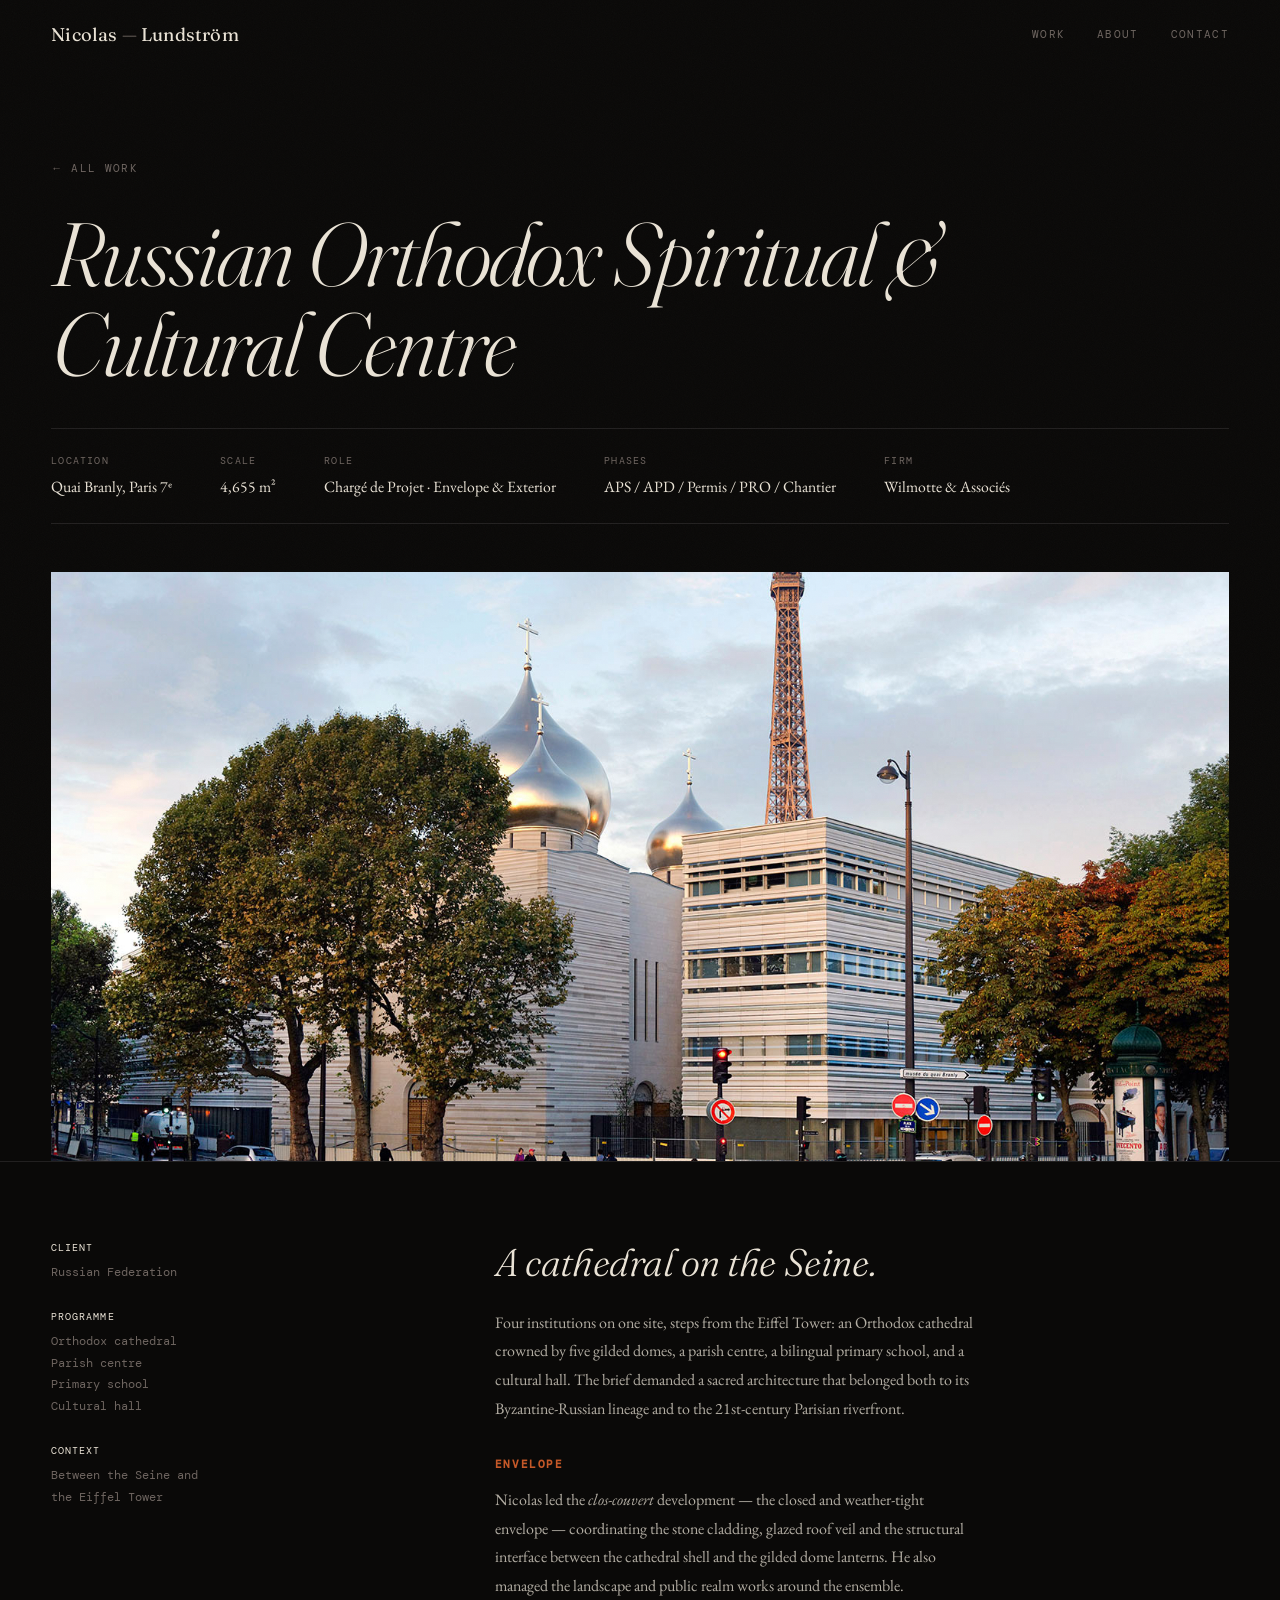
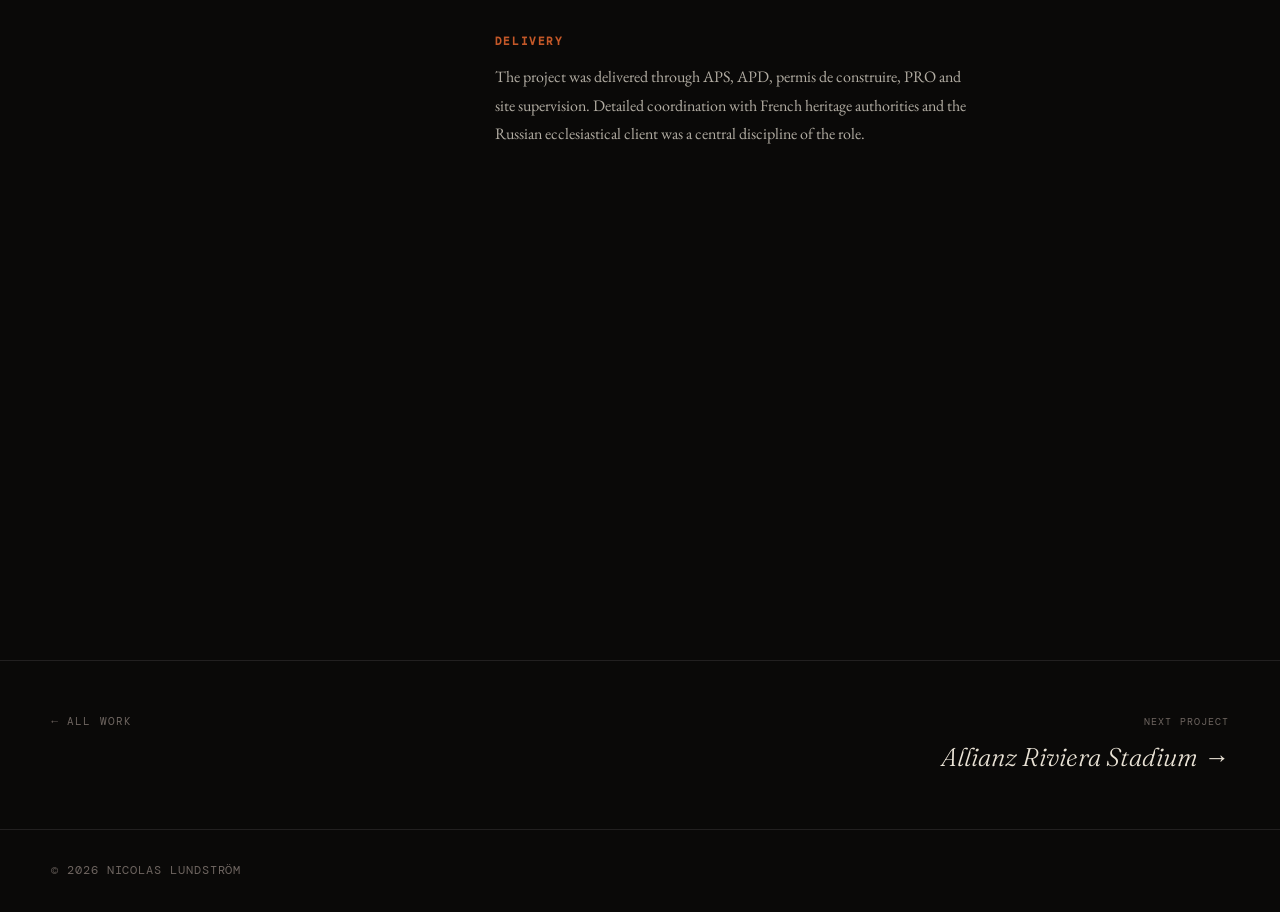
<file: projects/orthodox-center.html>
<!doctype html>
<html lang="en">
<head>
<meta charset="utf-8" />
<meta name="viewport" content="width=device-width,initial-scale=1" />
<title>Russian Orthodox Spiritual & Cultural Centre — Nicolas Lundström</title>
<link rel="preconnect" href="https://fonts.googleapis.com" />
<link rel="preconnect" href="https://fonts.gstatic.com" crossorigin />
<link href="https://fonts.googleapis.com/css2?family=Fraunces:ital,opsz,wght@0,9..144,300..900;1,9..144,300..900&family=EB+Garamond:ital,wght@0,400;0,500;1,400&family=DM+Mono:wght@300;400&display=swap" rel="stylesheet" />
<link rel="stylesheet" href="../css/styles.css" />
</head>
<body>
<div class="grain"></div>

<header class="site-header" id="site-header">
  <a class="brand" href="../index.html">Nicolas<span class="brand-sep"> — </span>Lundström</a>
  <nav>
    <a href="../index.html#work">Work</a>
    <a href="../index.html#about">About</a>
    <a href="../index.html#contact">Contact</a>
  </nav>
</header>

<section class="project-hero">
  <a class="back-link" href="../index.html#work">All Work</a>
  <h1>Russian Orthodox Spiritual &amp; Cultural Centre</h1>
  <div class="project-meta-bar">
    <div class="project-meta-item"><div class="label">Location</div><div class="value">Quai Branly, Paris 7ᵉ</div></div>
    <div class="project-meta-item"><div class="label">Scale</div><div class="value">4,655 m²</div></div>
    <div class="project-meta-item"><div class="label">Role</div><div class="value">Chargé de Projet · Envelope &amp; Exterior</div></div>
    <div class="project-meta-item"><div class="label">Phases</div><div class="value">APS / APD / Permis / PRO / Chantier</div></div>
    <div class="project-meta-item"><div class="label">Firm</div><div class="value">Wilmotte &amp; Associés</div></div>
  </div>
</section>

<div class="project-cover">
  <img class="project-cover-img" src="../images/orthodox.jpg" alt="Russian Orthodox Spiritual and Cultural Centre, Paris" />
</div>

<div class="project-content">
  <aside class="project-sidebar">
    <div class="sib-group">
      <strong>Client</strong>
      Russian Federation
    </div>
    <div class="sib-group">
      <strong>Programme</strong>
      Orthodox cathedral<br/>Parish centre<br/>Primary school<br/>Cultural hall
    </div>
    <div class="sib-group">
      <strong>Context</strong>
      Between the Seine and<br/>the Eiffel Tower
    </div>
  </aside>

  <div class="project-text">
    <h2>A cathedral on the Seine.</h2>
    <p>
      Four institutions on one site, steps from the Eiffel Tower: an Orthodox
      cathedral crowned by five gilded domes, a parish centre, a bilingual primary
      school, and a cultural hall. The brief demanded a sacred architecture that
      belonged both to its Byzantine-Russian lineage and to the 21st-century
      Parisian riverfront.
    </p>
    <h3>Envelope</h3>
    <p>
      Nicolas led the <em>clos-couvert</em> development — the closed and
      weather-tight envelope — coordinating the stone cladding, glazed roof
      veil and the structural interface between the cathedral shell and the
      gilded dome lanterns. He also managed the landscape and public realm
      works around the ensemble.
    </p>
    <h3>Delivery</h3>
    <p>
      The project was delivered through APS, APD, permis de construire, PRO and
      site supervision. Detailed coordination with French heritage authorities
      and the Russian ecclesiastical client was a central discipline of the role.
    </p>
  </div>
</div>

<div class="project-gallery">
  <div class="gallery-img span2" style="background-image:url('https://picsum.photos/seed/orthodox-g1/1600/700')"></div>
  <div class="gallery-img" style="background-image:url('https://picsum.photos/seed/orthodox-g2/900/675')"></div>
</div>

<nav class="project-nav">
  <a class="all-link" href="../index.html#work">← All Work</a>
  <div class="next-link">
    <span class="next-label">Next Project</span>
    <a class="next-title" href="allianz-riviera.html">Allianz Riviera Stadium →</a>
  </div>
</nav>

<footer class="site-footer">
  <span class="mono">© <span id="yr"></span> Nicolas Lundström</span>
</footer>
<script src="../js/main.js"></script>
</body>
</html>
</file>
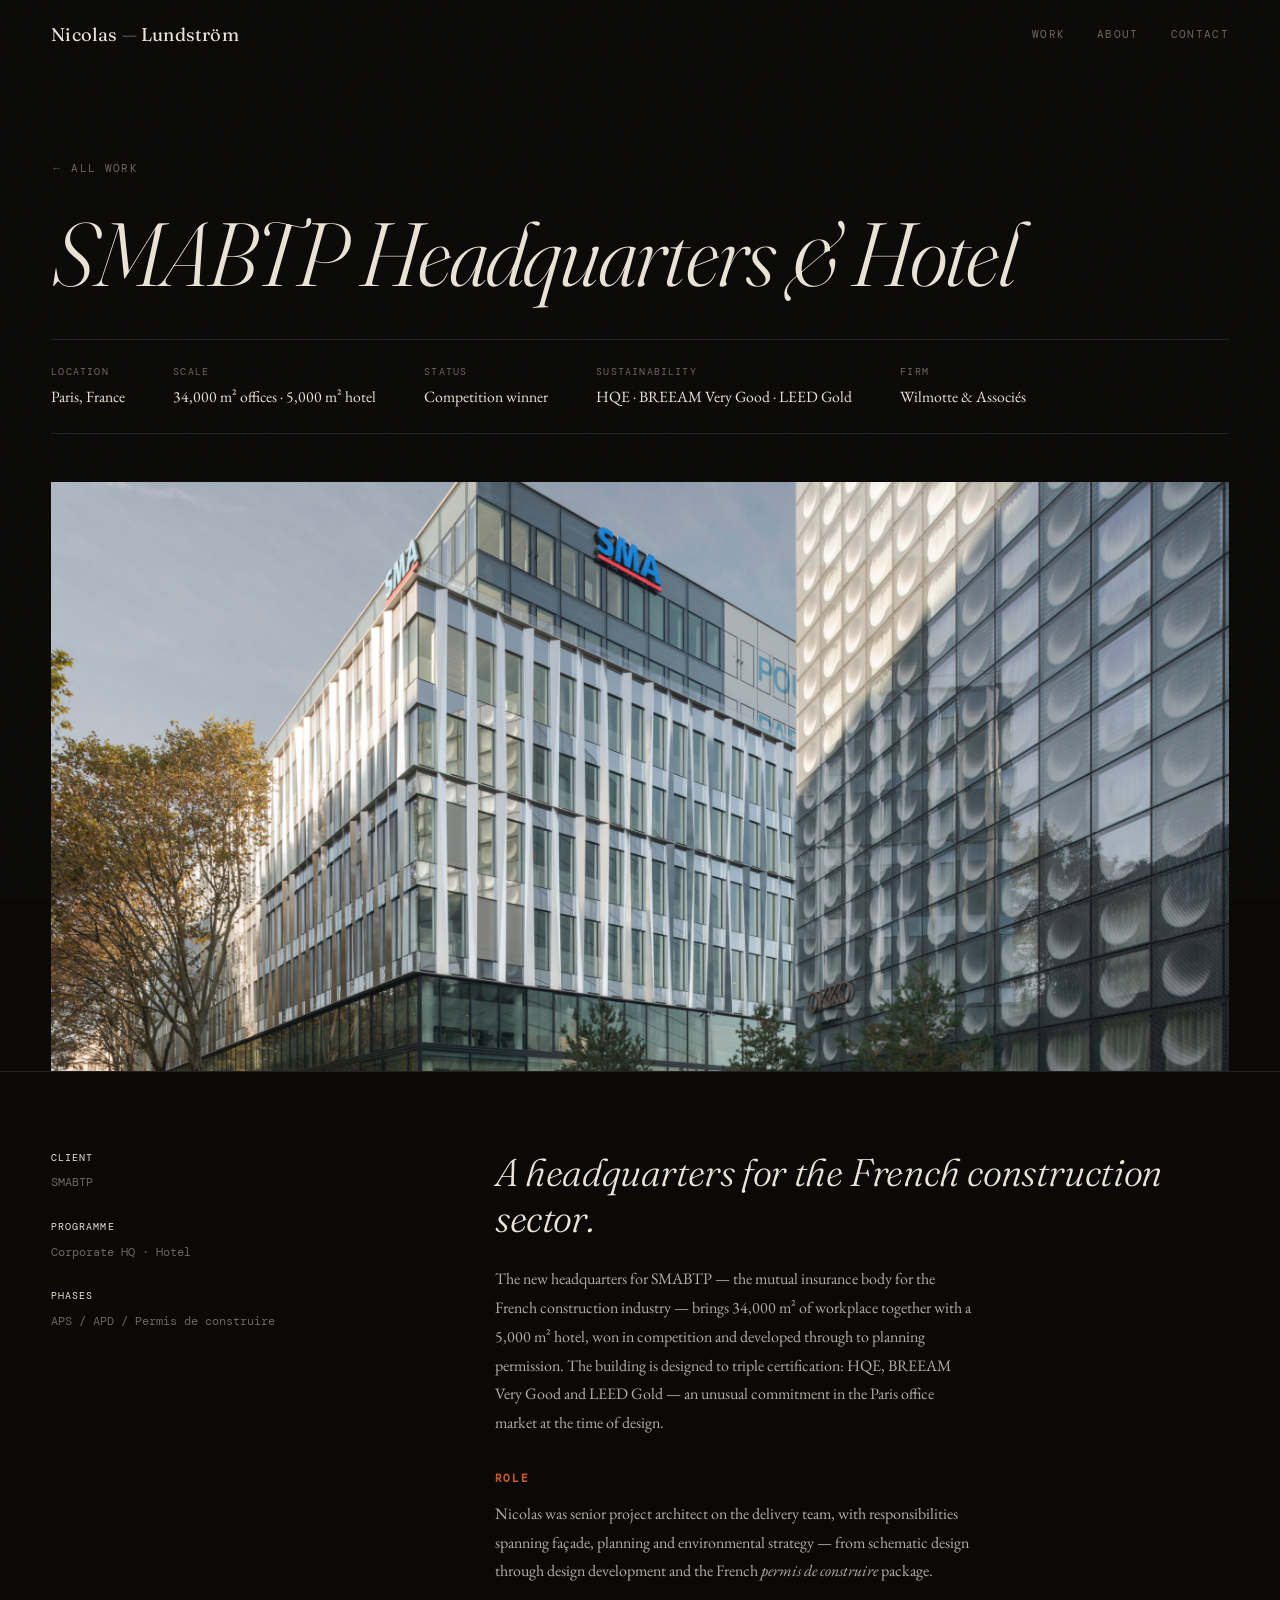
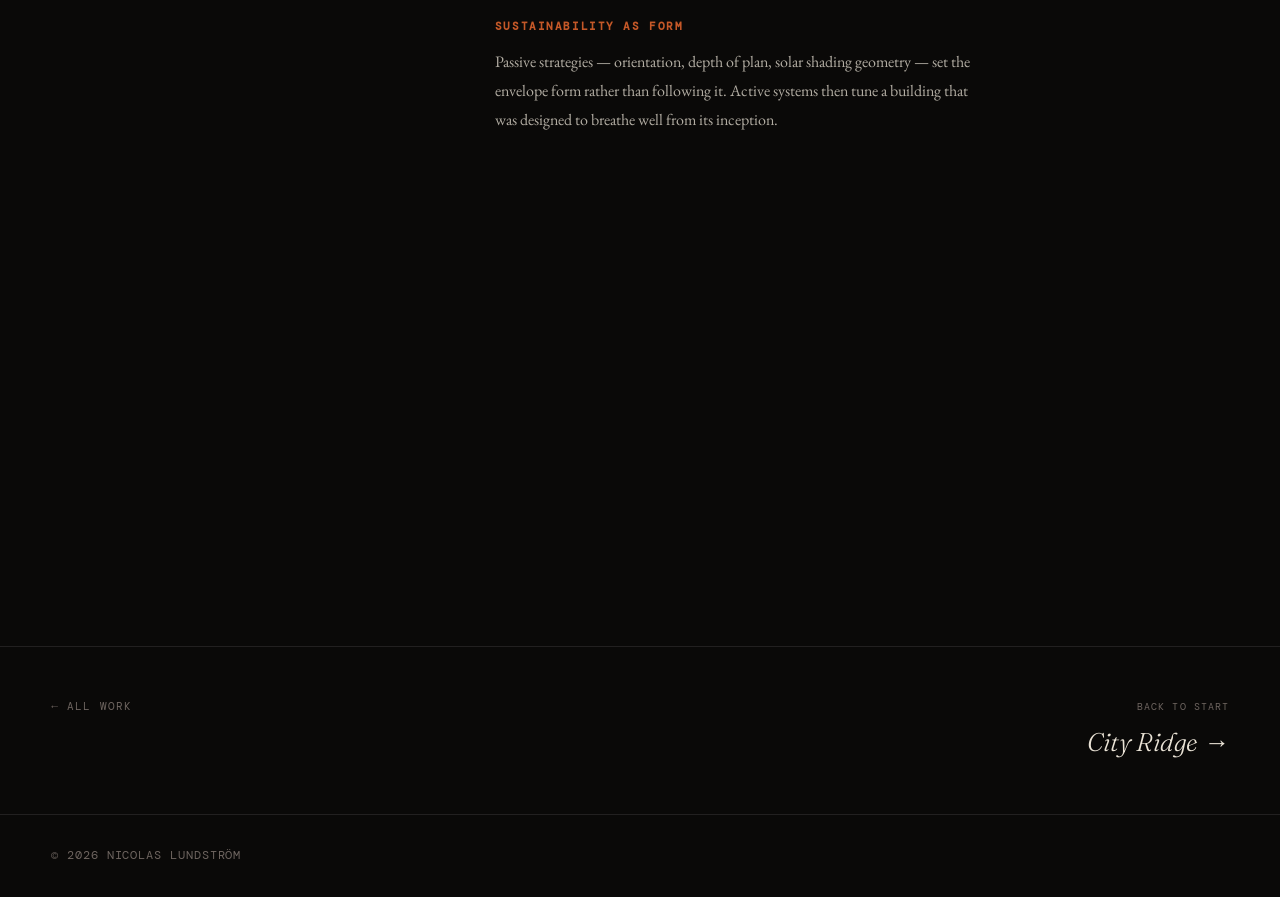
<file: projects/smabtp.html>
<!doctype html>
<html lang="en">
<head>
<meta charset="utf-8" />
<meta name="viewport" content="width=device-width,initial-scale=1" />
<title>SMABTP Headquarters — Nicolas Lundström</title>
<link rel="preconnect" href="https://fonts.googleapis.com" />
<link rel="preconnect" href="https://fonts.gstatic.com" crossorigin />
<link href="https://fonts.googleapis.com/css2?family=Fraunces:ital,opsz,wght@0,9..144,300..900;1,9..144,300..900&family=EB+Garamond:ital,wght@0,400;0,500;1,400&family=DM+Mono:wght@300;400&display=swap" rel="stylesheet" />
<link rel="stylesheet" href="../css/styles.css" />
</head>
<body>
<div class="grain"></div>

<header class="site-header" id="site-header">
  <a class="brand" href="../index.html">Nicolas<span class="brand-sep"> — </span>Lundström</a>
  <nav>
    <a href="../index.html#work">Work</a>
    <a href="../index.html#about">About</a>
    <a href="../index.html#contact">Contact</a>
  </nav>
</header>

<section class="project-hero">
  <a class="back-link" href="../index.html#work">All Work</a>
  <h1>SMABTP Headquarters &amp; Hotel</h1>
  <div class="project-meta-bar">
    <div class="project-meta-item"><div class="label">Location</div><div class="value">Paris, France</div></div>
    <div class="project-meta-item"><div class="label">Scale</div><div class="value">34,000 m² offices · 5,000 m² hotel</div></div>
    <div class="project-meta-item"><div class="label">Status</div><div class="value">Competition winner</div></div>
    <div class="project-meta-item"><div class="label">Sustainability</div><div class="value">HQE · BREEAM Very Good · LEED Gold</div></div>
    <div class="project-meta-item"><div class="label">Firm</div><div class="value">Wilmotte &amp; Associés</div></div>
  </div>
</section>

<div class="project-cover">
  <img class="project-cover-img" src="../images/smabtp.jpg" alt="SMABTP Headquarters, Paris" />
</div>

<div class="project-content">
  <aside class="project-sidebar">
    <div class="sib-group">
      <strong>Client</strong>
      SMABTP
    </div>
    <div class="sib-group">
      <strong>Programme</strong>
      Corporate HQ · Hotel
    </div>
    <div class="sib-group">
      <strong>Phases</strong>
      APS / APD / Permis de construire
    </div>
  </aside>

  <div class="project-text">
    <h2>A headquarters for the French construction sector.</h2>
    <p>
      The new headquarters for SMABTP — the mutual insurance body for the French
      construction industry — brings 34,000 m² of workplace together with a
      5,000 m² hotel, won in competition and developed through to planning permission.
      The building is designed to triple certification: HQE, BREEAM Very Good
      and LEED Gold — an unusual commitment in the Paris office market at the time
      of design.
    </p>
    <h3>Role</h3>
    <p>
      Nicolas was senior project architect on the delivery team, with responsibilities
      spanning façade, planning and environmental strategy — from schematic design
      through design development and the French <em>permis de construire</em> package.
    </p>
    <h3>Sustainability as Form</h3>
    <p>
      Passive strategies — orientation, depth of plan, solar shading geometry —
      set the envelope form rather than following it. Active systems then tune
      a building that was designed to breathe well from its inception.
    </p>
  </div>
</div>

<div class="project-gallery">
  <div class="gallery-img span2" style="background-image:url('https://picsum.photos/seed/smabtp-g1/1600/700')"></div>
  <div class="gallery-img" style="background-image:url('https://picsum.photos/seed/smabtp-g2/900/675')"></div>
</div>

<nav class="project-nav">
  <a class="all-link" href="../index.html#work">← All Work</a>
  <div class="next-link">
    <span class="next-label">Back to Start</span>
    <a class="next-title" href="city-ridge.html">City Ridge →</a>
  </div>
</nav>

<footer class="site-footer">
  <span class="mono">© <span id="yr"></span> Nicolas Lundström</span>
</footer>
<script src="../js/main.js"></script>
</body>
</html>
</file>
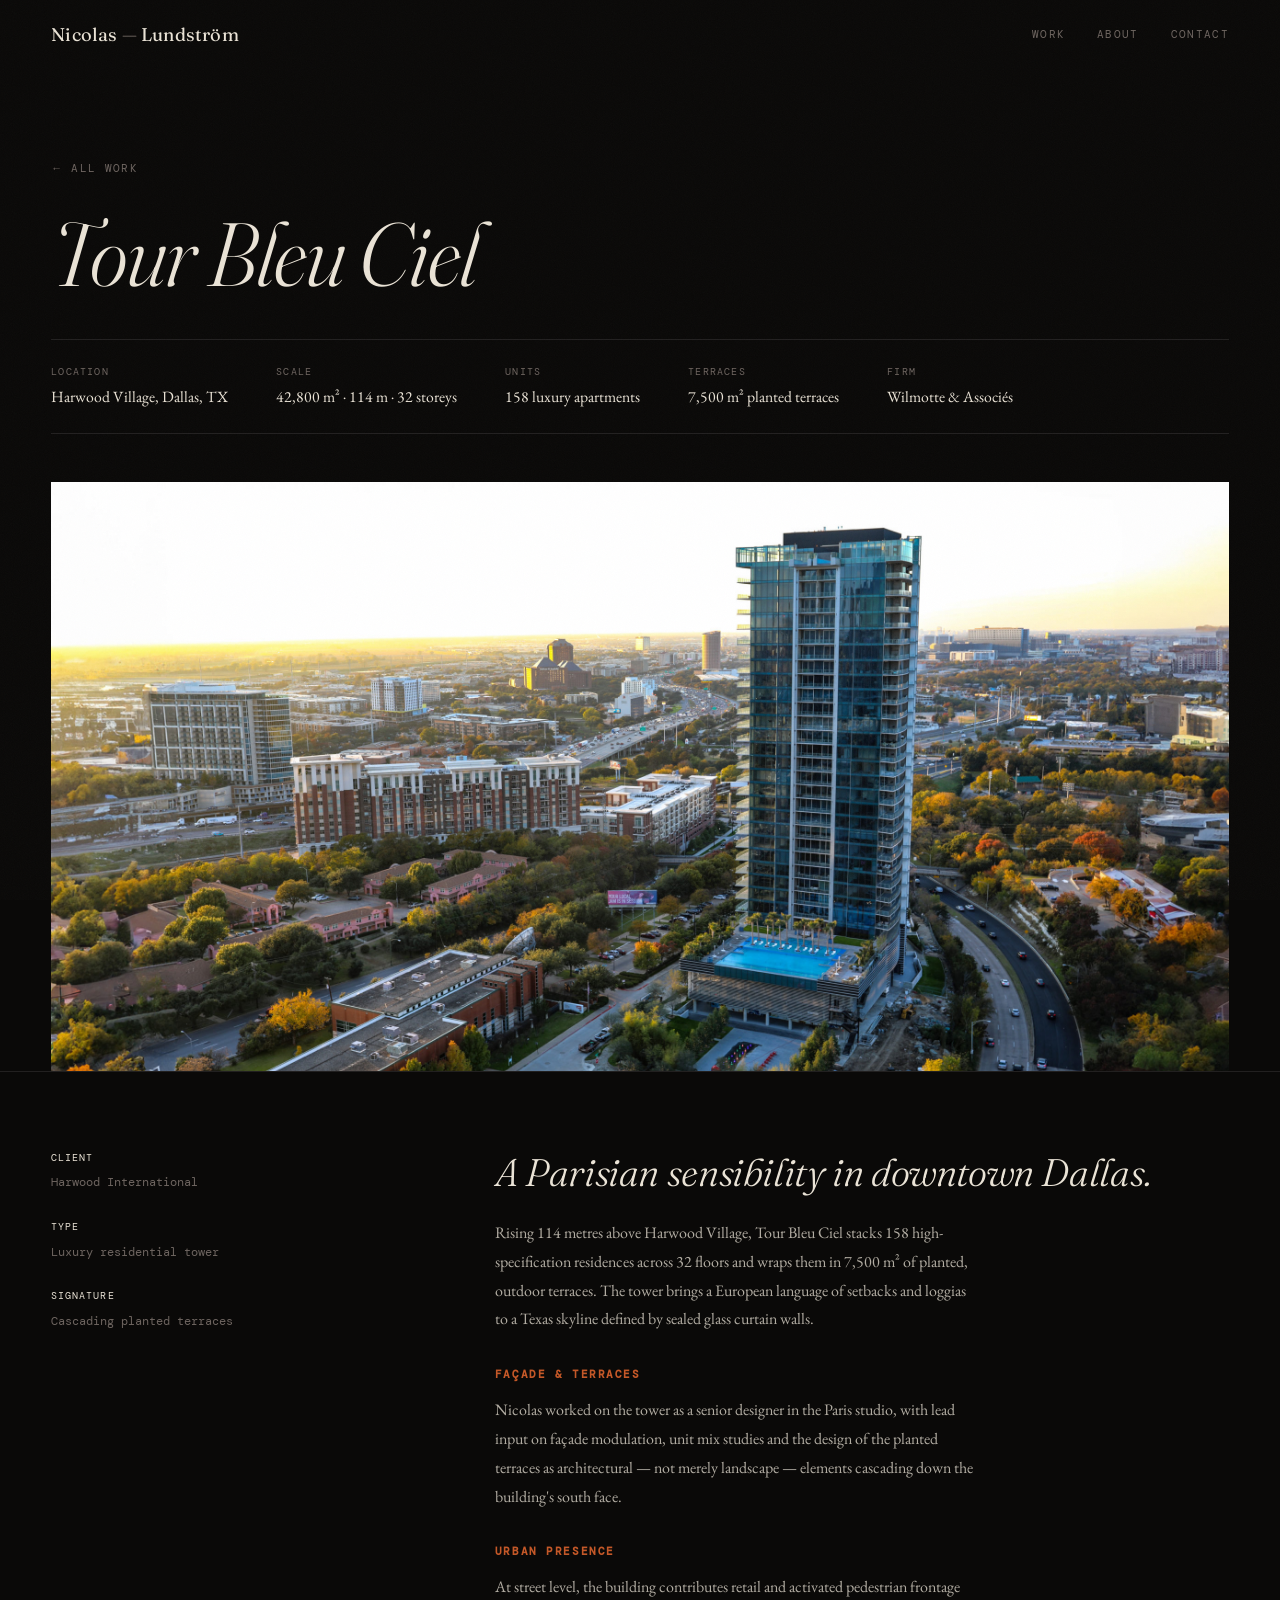
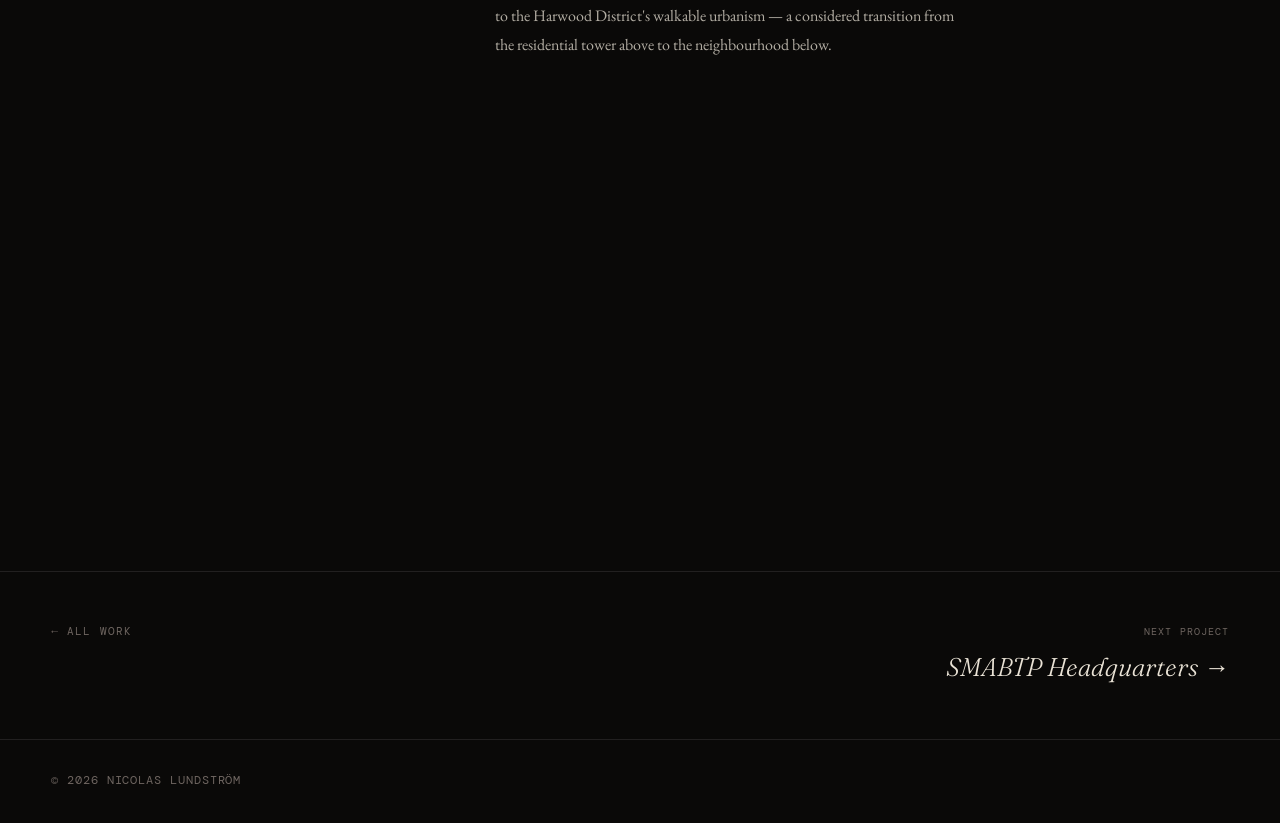
<file: projects/tour-bleu-ciel.html>
<!doctype html>
<html lang="en">
<head>
<meta charset="utf-8" />
<meta name="viewport" content="width=device-width,initial-scale=1" />
<title>Tour Bleu Ciel — Nicolas Lundström</title>
<link rel="preconnect" href="https://fonts.googleapis.com" />
<link rel="preconnect" href="https://fonts.gstatic.com" crossorigin />
<link href="https://fonts.googleapis.com/css2?family=Fraunces:ital,opsz,wght@0,9..144,300..900;1,9..144,300..900&family=EB+Garamond:ital,wght@0,400;0,500;1,400&family=DM+Mono:wght@300;400&display=swap" rel="stylesheet" />
<link rel="stylesheet" href="../css/styles.css" />
</head>
<body>
<div class="grain"></div>

<header class="site-header" id="site-header">
  <a class="brand" href="../index.html">Nicolas<span class="brand-sep"> — </span>Lundström</a>
  <nav>
    <a href="../index.html#work">Work</a>
    <a href="../index.html#about">About</a>
    <a href="../index.html#contact">Contact</a>
  </nav>
</header>

<section class="project-hero">
  <a class="back-link" href="../index.html#work">All Work</a>
  <h1>Tour Bleu Ciel</h1>
  <div class="project-meta-bar">
    <div class="project-meta-item"><div class="label">Location</div><div class="value">Harwood Village, Dallas, TX</div></div>
    <div class="project-meta-item"><div class="label">Scale</div><div class="value">42,800 m² · 114 m · 32 storeys</div></div>
    <div class="project-meta-item"><div class="label">Units</div><div class="value">158 luxury apartments</div></div>
    <div class="project-meta-item"><div class="label">Terraces</div><div class="value">7,500 m² planted terraces</div></div>
    <div class="project-meta-item"><div class="label">Firm</div><div class="value">Wilmotte &amp; Associés</div></div>
  </div>
</section>

<div class="project-cover">
  <img class="project-cover-img" src="../images/bleu-ciel.jpg" alt="Tour Bleu Ciel, Dallas" />
</div>

<div class="project-content">
  <aside class="project-sidebar">
    <div class="sib-group">
      <strong>Client</strong>
      Harwood International
    </div>
    <div class="sib-group">
      <strong>Type</strong>
      Luxury residential tower
    </div>
    <div class="sib-group">
      <strong>Signature</strong>
      Cascading planted terraces
    </div>
  </aside>

  <div class="project-text">
    <h2>A Parisian sensibility in downtown Dallas.</h2>
    <p>
      Rising 114 metres above Harwood Village, Tour Bleu Ciel stacks 158
      high-specification residences across 32 floors and wraps them in 7,500 m²
      of planted, outdoor terraces. The tower brings a European language of setbacks
      and loggias to a Texas skyline defined by sealed glass curtain walls.
    </p>
    <h3>Façade &amp; Terraces</h3>
    <p>
      Nicolas worked on the tower as a senior designer in the Paris studio, with
      lead input on façade modulation, unit mix studies and the design of the
      planted terraces as architectural — not merely landscape — elements cascading
      down the building's south face.
    </p>
    <h3>Urban Presence</h3>
    <p>
      At street level, the building contributes retail and activated pedestrian
      frontage to the Harwood District's walkable urbanism — a considered transition
      from the residential tower above to the neighbourhood below.
    </p>
  </div>
</div>

<div class="project-gallery">
  <div class="gallery-img span2" style="background-image:url('https://picsum.photos/seed/bleuciel-g1/1600/700')"></div>
  <div class="gallery-img" style="background-image:url('https://picsum.photos/seed/bleuciel-g2/900/675')"></div>
</div>

<nav class="project-nav">
  <a class="all-link" href="../index.html#work">← All Work</a>
  <div class="next-link">
    <span class="next-label">Next Project</span>
    <a class="next-title" href="smabtp.html">SMABTP Headquarters →</a>
  </div>
</nav>

<footer class="site-footer">
  <span class="mono">© <span id="yr"></span> Nicolas Lundström</span>
</footer>
<script src="../js/main.js"></script>
</body>
</html>
</file>
<file: css/styles.css>
/* ===================================================
   NICOLAS LUNDSTRÖM — PORTFOLIO
   Monumental Editorial Aesthetic
   Fonts: Fraunces (display) · EB Garamond (body) · DM Mono (ui)
   =================================================== */

/* ---- Tokens ---- */
:root {
  --bg:      #0A0908;
  --surface: #131110;
  --ink:     #EAE3D6;
  --muted:   #6E6560;
  --faint:   #3A3633;
  --rule:    #222020;
  --accent:  #C45828;
  --gold:    #C9A96E;

  --f-display: "Fraunces", serif;
  --f-body:    "EB Garamond", serif;
  --f-mono:    "DM Mono", monospace;

  --ease-out: cubic-bezier(0.22, 1, 0.36, 1);
  --ease-in-out: cubic-bezier(0.65, 0, 0.35, 1);

  --max: 1400px;
  --gutter: clamp(1.25rem, 4vw, 3.5rem);
}

/* ---- Reset ---- */
*, *::before, *::after { box-sizing: border-box; margin: 0; padding: 0; }
html { scroll-behavior: smooth; }
body {
  background: var(--bg);
  color: var(--ink);
  font-family: var(--f-body);
  font-size: clamp(1rem, 1.1vw, 1.125rem);
  line-height: 1.6;
  -webkit-font-smoothing: antialiased;
  overflow-x: hidden;
}
a { color: inherit; text-decoration: none; }
img { display: block; max-width: 100%; }
sup { font-size: 0.6em; vertical-align: super; }

/* ---- Grain overlay ---- */
.grain {
  position: fixed; inset: 0; z-index: 999;
  pointer-events: none;
  opacity: 0.028;
  background-image: url("data:image/svg+xml,%3Csvg xmlns='http://www.w3.org/2000/svg' width='300' height='300'%3E%3Cfilter id='n'%3E%3CfeTurbulence type='fractalNoise' baseFrequency='0.75' numOctaves='4' stitchTiles='stitch'/%3E%3C/filter%3E%3Crect width='300' height='300' filter='url(%23n)'/%3E%3C/svg%3E");
  background-size: 200px;
}

/* ---- Utility ---- */
.mono { font-family: var(--f-mono); font-size: 0.72rem; letter-spacing: 0.08em; text-transform: uppercase; }
.muted { color: var(--muted); }

/* ---- Header ---- */
.site-header {
  position: fixed; top: 0; left: 0; right: 0; z-index: 100;
  display: flex; justify-content: space-between; align-items: center;
  padding: 1.25rem var(--gutter);
  border-bottom: 1px solid transparent;
  transition: border-color 0.4s, background 0.4s, backdrop-filter 0.4s;
}
.site-header.scrolled {
  border-color: var(--rule);
  background: rgba(10,9,8,0.88);
  backdrop-filter: blur(14px);
  -webkit-backdrop-filter: blur(14px);
}
.brand {
  font-family: var(--f-display);
  font-weight: 400;
  font-size: 1.15rem;
  letter-spacing: 0.01em;
  color: var(--ink);
  transition: color 0.2s;
}
.brand:hover { color: var(--gold); }
.brand-sep { color: var(--muted); }
.site-header nav { display: flex; gap: 2rem; }
.site-header nav a {
  font-family: var(--f-mono);
  font-size: 0.68rem;
  letter-spacing: 0.12em;
  text-transform: uppercase;
  color: var(--muted);
  transition: color 0.2s;
  position: relative;
}
.site-header nav a::after {
  content: '';
  position: absolute; bottom: -3px; left: 0; right: 0; height: 1px;
  background: var(--accent); transform: scaleX(0); transform-origin: left;
  transition: transform 0.3s var(--ease-out);
}
.site-header nav a:hover { color: var(--ink); }
.site-header nav a:hover::after { transform: scaleX(1); }

/* ---- Hero ---- */
.hero {
  min-height: 100svh;
  display: grid;
  grid-template-rows: auto 1fr auto;
  padding: clamp(5rem, 10vw, 8rem) var(--gutter) clamp(2.5rem, 5vw, 4rem);
  max-width: var(--max); margin: 0 auto;
  position: relative;
}
.hero-eyebrow {
  display: flex; align-items: center; gap: 1.25rem;
  opacity: 0; animation: fadeUp 0.8s var(--ease-out) 0.2s forwards;
}
.hero-divider {
  flex: 1; max-width: 80px; height: 1px; background: var(--faint);
}
.hero-eyebrow .mono { color: var(--muted); }

.hero-name {
  font-family: var(--f-display);
  font-style: italic;
  font-size: clamp(5rem, 14vw, 13rem);
  font-weight: 300;
  line-height: 0.92;
  letter-spacing: -0.03em;
  align-self: center;
  padding: 0.5em 0;
  overflow: hidden;
}
.line-wrap { display: block; overflow: hidden; }
.line {
  display: block;
  opacity: 0;
  transform: translateY(105%);
  animation: slideUp 1s var(--ease-out) forwards;
}
.l1 { animation-delay: 0.3s; }
.l2 { animation-delay: 0.5s; }

.hero-footer {
  display: flex; gap: clamp(2rem, 5vw, 5rem); align-items: flex-start;
  opacity: 0; animation: fadeUp 0.8s var(--ease-out) 0.8s forwards;
}
.hero-stats { display: flex; gap: clamp(1.5rem, 3vw, 3rem); }
.stat { display: flex; flex-direction: column; gap: 0.2rem; }
.stat-n {
  font-family: var(--f-display);
  font-size: clamp(1.6rem, 3vw, 2.5rem);
  font-weight: 300;
  line-height: 1;
  color: var(--ink);
}
.stat-l {
  font-family: var(--f-mono);
  font-size: 0.65rem;
  letter-spacing: 0.1em;
  text-transform: uppercase;
  color: var(--muted);
}
.hero-desc {
  color: var(--muted);
  font-size: clamp(0.95rem, 1.1vw, 1.05rem);
  line-height: 1.7;
  max-width: 38ch;
}

.scroll-cue {
  position: absolute; bottom: clamp(2rem, 4vw, 3.5rem); right: var(--gutter);
  display: flex; flex-direction: column; align-items: center; gap: 0.75rem;
  opacity: 0; animation: fadeUp 0.8s var(--ease-out) 1.2s forwards;
}
.scroll-line {
  width: 1px; height: 60px;
  background: linear-gradient(to bottom, transparent, var(--muted));
  animation: scrollPulse 2s ease-in-out 2s infinite;
}
.scroll-cue .mono { color: var(--muted); writing-mode: vertical-lr; letter-spacing: 0.15em; }
.scroll-cue:hover .mono { color: var(--ink); }

/* ---- Section Label ---- */
.section-label {
  display: flex; align-items: center; gap: 1.5rem;
  margin-bottom: clamp(2.5rem, 5vw, 4rem);
}
.section-label .mono { color: var(--muted); white-space: nowrap; }
.rule-line {
  flex: 1; height: 1px;
  background: linear-gradient(to right, var(--faint), transparent);
}

/* ---- Work section ---- */
.work {
  max-width: var(--max); margin: 0 auto;
  padding: clamp(4rem, 8vw, 7rem) var(--gutter);
}

/* ---- Project Grid ---- */
.project-grid {
  display: grid;
  grid-template-columns: repeat(3, 1fr);
  gap: clamp(0.6rem, 1.2vw, 1.2rem);
}

/* Cards */
.pcard {
  display: block;
  position: relative;
  overflow: hidden;
  cursor: pointer;
  background: var(--surface);
  grid-column: span 1;
  text-decoration: none;
}
.pcard--wide { grid-column: span 2; }

.pcard-img {
  width: 100%; height: 100%;
  min-height: 340px;
  background-image: var(--img);
  background-size: cover;
  background-position: center;
  transition: transform 0.8s var(--ease-out), filter 0.6s;
  filter: saturate(0.85) brightness(0.82);
}
.pcard--wide .pcard-img { min-height: 460px; }

/* Gradient overlay */
.pcard::before {
  content: '';
  position: absolute; inset: 0; z-index: 1;
  background: linear-gradient(
    to top,
    rgba(8,7,6,0.96) 0%,
    rgba(8,7,6,0.55) 40%,
    rgba(8,7,6,0.08) 100%
  );
  transition: opacity 0.5s;
}
.pcard:hover::before {
  background: linear-gradient(
    to top,
    rgba(8,7,6,0.98) 0%,
    rgba(8,7,6,0.72) 55%,
    rgba(8,7,6,0.2) 100%
  );
}

.pcard-body {
  position: absolute; bottom: 0; left: 0; right: 0; z-index: 2;
  padding: clamp(1.25rem, 2.5vw, 2rem);
}
.pcard-meta {
  font-family: var(--f-mono);
  font-size: 0.65rem;
  letter-spacing: 0.1em;
  text-transform: uppercase;
  color: var(--gold);
  margin-bottom: 0.5rem;
  opacity: 0.8;
}
.pcard-meta .mono { color: var(--accent); font-size: inherit; letter-spacing: 0.06em; }
.pcard h3 {
  font-family: var(--f-display);
  font-size: clamp(1.3rem, 2.5vw, 2rem);
  font-weight: 300;
  font-style: italic;
  line-height: 1.1;
  color: var(--ink);
  transition: color 0.3s;
}
.pcard-desc {
  font-family: var(--f-body);
  font-size: clamp(0.88rem, 1vw, 0.98rem);
  line-height: 1.55;
  color: rgba(234,227,214,0.6);
  max-height: 0; overflow: hidden;
  margin-top: 0;
  transition: max-height 0.5s var(--ease-out), margin-top 0.4s, opacity 0.4s;
  opacity: 0;
}
.pcard:hover .pcard-desc {
  max-height: 100px;
  margin-top: 0.75rem;
  opacity: 1;
}
.pcard:hover h3 { color: #fff; }
.pcard:hover .pcard-img {
  transform: scale(1.04);
  filter: saturate(1) brightness(0.72);
}

/* Arrow indicator on hover */
.pcard::after {
  content: '→';
  position: absolute; top: 1.5rem; right: 1.5rem; z-index: 2;
  font-size: 1.1rem;
  color: var(--ink);
  opacity: 0;
  transform: translate(-6px, 6px);
  transition: opacity 0.3s, transform 0.4s var(--ease-out);
}
.pcard:hover::after { opacity: 0.7; transform: translate(0,0); }

/* ---- About ---- */
.about {
  max-width: var(--max); margin: 0 auto;
  padding: clamp(4rem, 8vw, 7rem) var(--gutter);
  border-top: 1px solid var(--rule);
}
.about-grid {
  display: grid;
  grid-template-columns: 360px 1fr;
  gap: clamp(3rem, 6vw, 7rem);
  align-items: start;
}
.about-portrait-wrap { position: sticky; top: 6rem; }
.about-portrait {
  width: 100%; aspect-ratio: 1/1;
  object-fit: cover; object-position: top center;
  filter: grayscale(0.15) contrast(1.02);
}
.about-portrait-caption {
  margin-top: 1rem;
  color: var(--muted);
  line-height: 1.8;
}

.about-copy h2 {
  font-family: var(--f-display);
  font-size: clamp(1.8rem, 3.5vw, 3rem);
  font-weight: 300;
  font-style: italic;
  line-height: 1.2;
  margin-bottom: 2rem;
  letter-spacing: -0.01em;
}
.about-copy p {
  margin-bottom: 1.25rem;
  max-width: 62ch;
  color: rgba(234,227,214,0.75);
  font-size: clamp(1rem, 1.1vw, 1.12rem);
  line-height: 1.75;
}
.about-copy a {
  border-bottom: 1px solid var(--faint);
  transition: border-color 0.2s, color 0.2s;
}
.about-copy a:hover { border-color: var(--gold); color: var(--gold); }

.credentials {
  list-style: none;
  margin-top: 2.5rem;
  border-top: 1px solid var(--rule);
  padding-top: 1.5rem;
  display: flex; flex-direction: column; gap: 1rem;
}
.credentials li {
  display: grid;
  grid-template-columns: 130px 1fr;
  gap: 1rem;
  padding-bottom: 1rem;
  border-bottom: 1px solid var(--rule);
  font-size: 0.95rem;
  align-items: baseline;
}
.cred-label { color: var(--muted); }

/* ---- Contact ---- */
.contact {
  max-width: var(--max); margin: 0 auto;
  padding: clamp(4rem, 8vw, 7rem) var(--gutter);
  border-top: 1px solid var(--rule);
}
.contact-intro {
  color: var(--muted);
  margin-bottom: 1rem;
}
.contact-email {
  display: inline-block;
  font-family: var(--f-display);
  font-style: italic;
  font-size: clamp(2rem, 5vw, 4.5rem);
  font-weight: 300;
  line-height: 1.1;
  letter-spacing: -0.02em;
  color: var(--ink);
  position: relative;
  transition: color 0.3s;
}
.contact-email::after {
  content: '';
  position: absolute; left: 0; right: 0; bottom: 4px; height: 1px;
  background: var(--faint);
  transform-origin: right;
  transition: transform 0.4s var(--ease-out), background 0.3s;
}
.contact-email:hover { color: var(--gold); }
.contact-email:hover::after {
  background: var(--gold);
  transform-origin: left;
}
.contact-links {
  margin-top: 2rem;
  display: flex; gap: 0.75rem; align-items: center;
  font-family: var(--f-mono);
  font-size: 0.72rem;
  letter-spacing: 0.1em;
  text-transform: uppercase;
}
.contact-links a { color: var(--muted); transition: color 0.2s; }
.contact-links a:hover { color: var(--ink); }
.contact-links .dot { color: var(--faint); }

/* ---- Footer ---- */
.site-footer {
  border-top: 1px solid var(--rule);
  padding: 2rem var(--gutter);
  display: flex; justify-content: space-between; align-items: center;
  font-size: 0.7rem;
}
.site-footer .mono { color: var(--muted); }

/* ---- Scroll reveal ---- */
.reveal {
  opacity: 0;
  transform: translateY(32px);
  transition: opacity 0.9s var(--ease-out), transform 0.9s var(--ease-out);
}
.reveal.visible {
  opacity: 1;
  transform: none;
}

/* ---- Keyframes ---- */
@keyframes fadeUp {
  from { opacity: 0; transform: translateY(20px); }
  to   { opacity: 1; transform: translateY(0); }
}
@keyframes slideUp {
  from { opacity: 0; transform: translateY(105%); }
  to   { opacity: 1; transform: translateY(0); }
}
@keyframes scrollPulse {
  0%, 100% { opacity: 0.4; transform: scaleY(1); }
  50%       { opacity: 1;   transform: scaleY(1.2); }
}

/* ===================================================
   PROJECT DETAIL PAGES
   =================================================== */
.project-hero {
  padding: clamp(6rem, 12vw, 10rem) var(--gutter) clamp(2rem, 4vw, 3rem);
  max-width: var(--max); margin: 0 auto;
}
.back-link {
  font-family: var(--f-mono);
  font-size: 0.68rem;
  letter-spacing: 0.12em;
  text-transform: uppercase;
  color: var(--muted);
  display: inline-flex; align-items: center; gap: 0.5rem;
  transition: color 0.2s;
  margin-bottom: 2rem;
}
.back-link:hover { color: var(--ink); }
.back-link::before { content: '←'; font-family: sans-serif; }

.project-hero h1 {
  font-family: var(--f-display);
  font-style: italic;
  font-weight: 300;
  font-size: clamp(2.5rem, 7vw, 6rem);
  line-height: 1.0;
  letter-spacing: -0.02em;
  max-width: 18ch;
}
.project-meta-bar {
  display: flex; flex-wrap: wrap; gap: 0 3rem;
  margin-top: 2.5rem;
  padding: 1.5rem 0;
  border-top: 1px solid var(--rule); border-bottom: 1px solid var(--rule);
}
.project-meta-item {}
.project-meta-item .label {
  font-family: var(--f-mono);
  font-size: 0.62rem;
  letter-spacing: 0.12em;
  text-transform: uppercase;
  color: var(--muted);
  margin-bottom: 0.3rem;
}
.project-meta-item .value {
  font-size: 0.98rem;
  color: var(--ink);
}

.project-cover {
  max-width: var(--max); margin: 0 auto;
  padding: 0 var(--gutter);
}
.project-cover-img {
  width: 100%; aspect-ratio: 16/8;
  object-fit: cover;
  display: block;
}
.project-cover-bg {
  width: 100%; aspect-ratio: 16/8;
  background-size: cover; background-position: center;
}

.project-content {
  display: grid;
  grid-template-columns: 1fr 2fr;
  gap: clamp(3rem, 6vw, 6rem);
  max-width: var(--max); margin: 0 auto;
  padding: clamp(3rem, 6vw, 5rem) var(--gutter);
  border-top: 1px solid var(--rule);
}
.project-sidebar {
  font-family: var(--f-mono);
  font-size: 0.75rem;
  line-height: 1.8;
  color: var(--muted);
}
.project-sidebar .sib-group { margin-bottom: 1.5rem; }
.project-sidebar strong {
  display: block;
  color: var(--ink);
  font-weight: 400;
  letter-spacing: 0.1em;
  text-transform: uppercase;
  font-size: 0.65rem;
  margin-bottom: 0.3rem;
}
.project-sidebar a { color: var(--muted); border-bottom: 1px solid var(--faint); transition: color 0.2s; }
.project-sidebar a:hover { color: var(--ink); }

.project-text h2 {
  font-family: var(--f-display);
  font-style: italic;
  font-size: clamp(1.6rem, 3vw, 2.4rem);
  font-weight: 300;
  line-height: 1.2;
  margin-bottom: 1.5rem;
  letter-spacing: -0.01em;
}
.project-text h3 {
  font-family: var(--f-mono);
  font-size: 0.7rem;
  letter-spacing: 0.14em;
  text-transform: uppercase;
  color: var(--accent);
  margin: 2rem 0 0.75rem;
}
.project-text p {
  color: rgba(234,227,214,0.75);
  line-height: 1.8;
  max-width: 60ch;
  margin-bottom: 1rem;
}

.project-gallery {
  max-width: var(--max); margin: 0 auto;
  padding: 0 var(--gutter) clamp(3rem, 6vw, 5rem);
  display: grid;
  grid-template-columns: repeat(3, 1fr);
  gap: clamp(0.5rem, 1vw, 1rem);
}
.gallery-img {
  aspect-ratio: 4/3;
  background-size: cover; background-position: center;
  filter: saturate(0.9);
  transition: filter 0.4s;
}
.gallery-img:hover { filter: saturate(1.05); }
.gallery-img.span2 { grid-column: span 2; aspect-ratio: 16/7; }

.project-nav {
  border-top: 1px solid var(--rule);
  max-width: var(--max); margin: 0 auto;
  padding: clamp(2rem, 4vw, 3.5rem) var(--gutter);
  display: flex; justify-content: space-between; align-items: baseline;
}
.project-nav .all-link {
  font-family: var(--f-mono);
  font-size: 0.7rem;
  letter-spacing: 0.1em;
  text-transform: uppercase;
  color: var(--muted);
  transition: color 0.2s;
}
.project-nav .all-link:hover { color: var(--ink); }
.project-nav .next-link {
  text-align: right;
}
.project-nav .next-label {
  font-family: var(--f-mono);
  font-size: 0.65rem;
  letter-spacing: 0.1em;
  text-transform: uppercase;
  color: var(--muted);
  display: block; margin-bottom: 0.4rem;
}
.project-nav .next-title {
  font-family: var(--f-display);
  font-style: italic;
  font-size: clamp(1.2rem, 2vw, 1.8rem);
  font-weight: 300;
  color: var(--ink);
  transition: color 0.2s;
}
.project-nav .next-title:hover { color: var(--gold); }

/* ---- Responsive ---- */
@media (max-width: 900px) {
  .project-grid { grid-template-columns: repeat(2, 1fr); }
  .pcard--wide { grid-column: span 2; }
  .about-grid { grid-template-columns: 1fr; }
  .about-portrait-wrap { position: static; max-width: 320px; }
  .project-content { grid-template-columns: 1fr; }
  .project-gallery { grid-template-columns: repeat(2, 1fr); }
  .gallery-img.span2 { grid-column: span 2; }
}
@media (max-width: 600px) {
  .project-grid { grid-template-columns: 1fr; }
  .pcard--wide { grid-column: span 1; }
  .pcard-img, .pcard--wide .pcard-img { min-height: 280px; }
  .hero-footer { flex-direction: column; gap: 1.5rem; }
  .hero-stats { flex-wrap: wrap; gap: 1rem; }
  .site-header nav { gap: 1rem; }
  .credentials li { grid-template-columns: 1fr; gap: 0.25rem; }
  .project-gallery { grid-template-columns: 1fr; }
  .gallery-img.span2 { grid-column: span 1; aspect-ratio: 4/3; }
  .project-meta-bar { gap: 1rem 2rem; }
}
</file>
